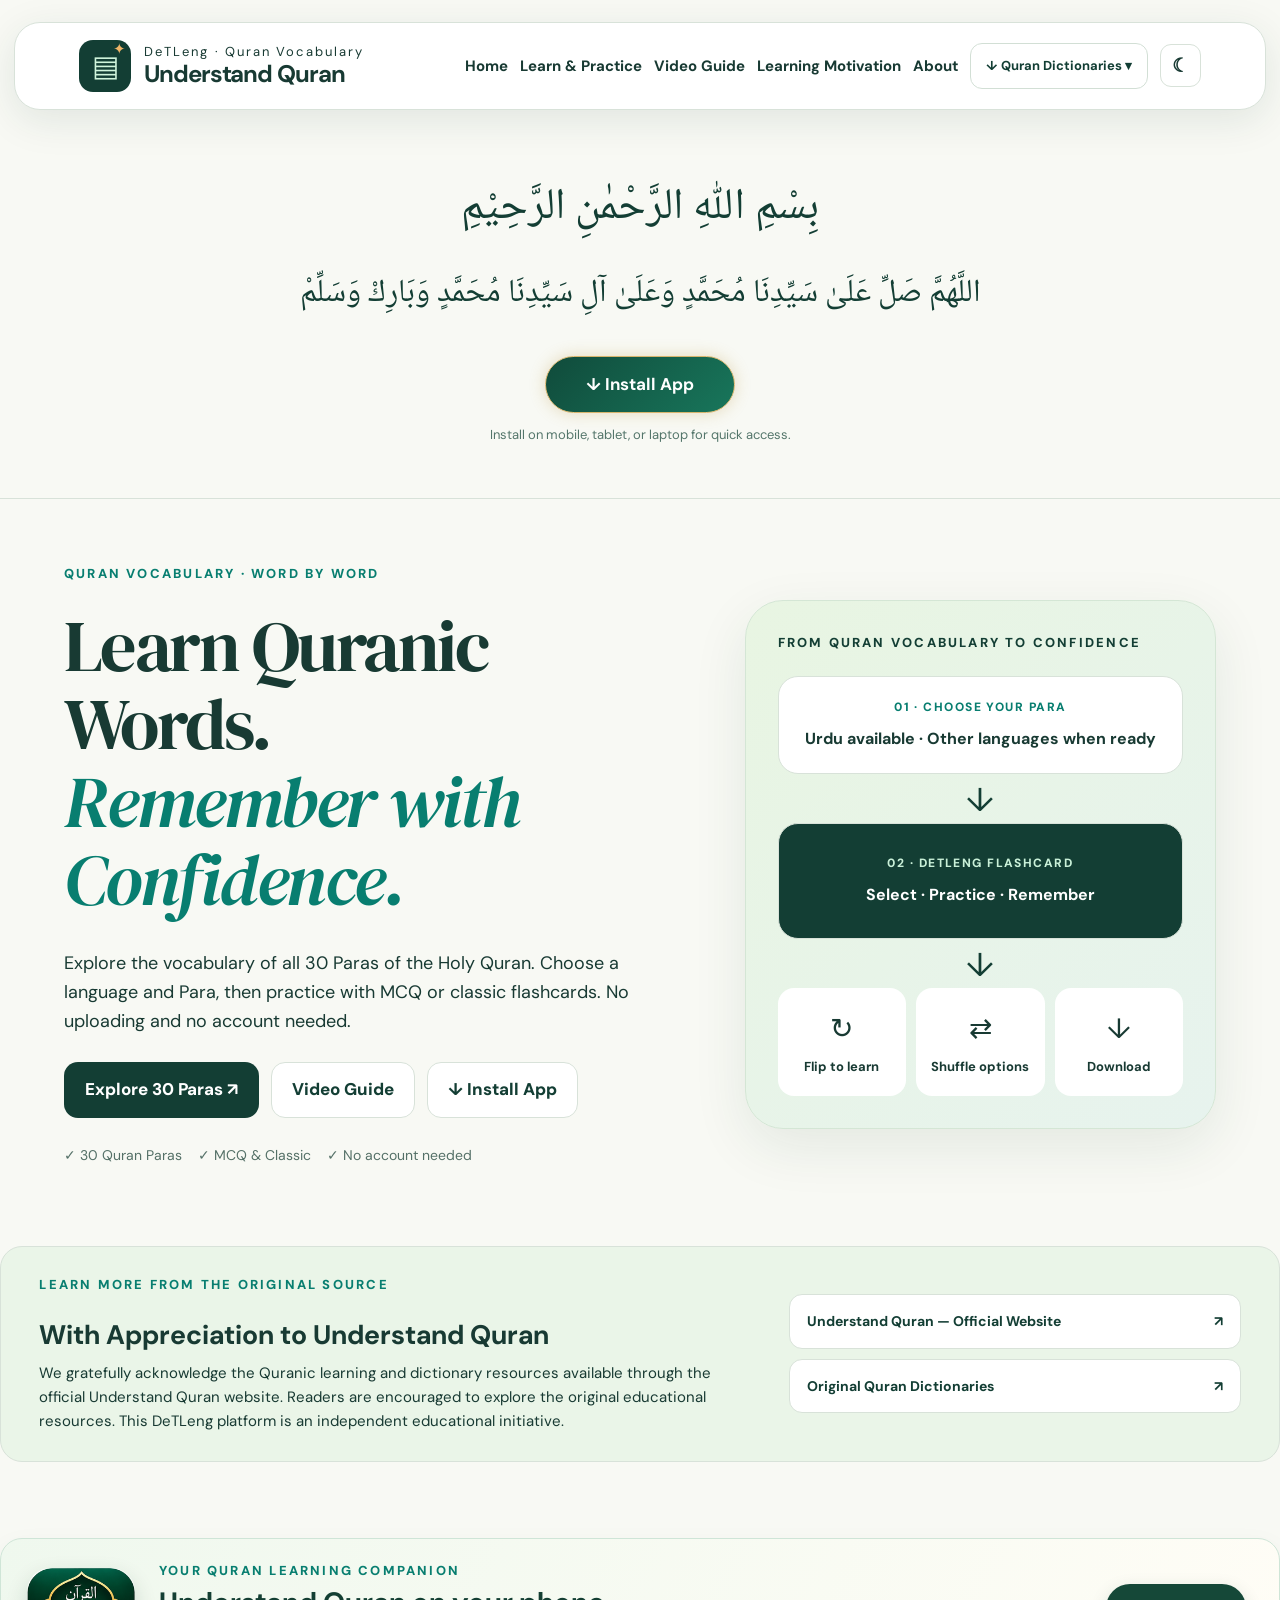
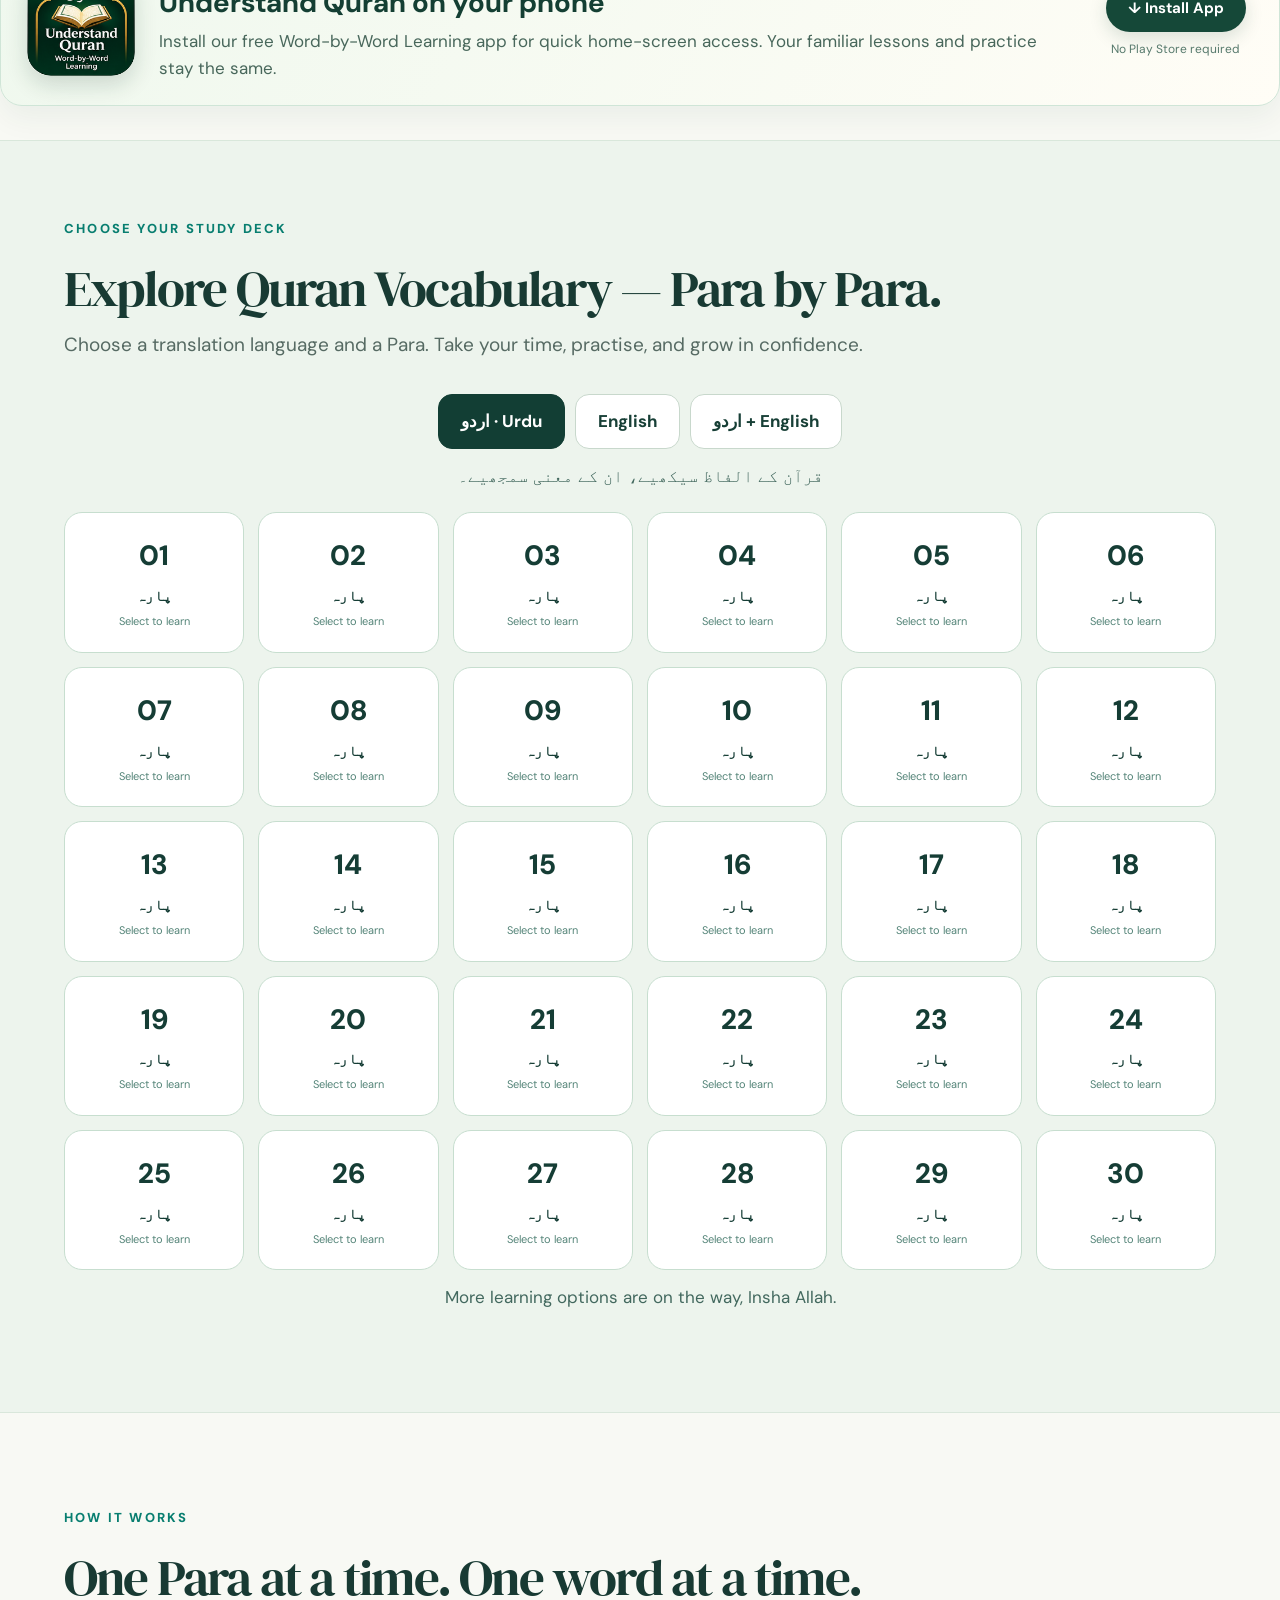
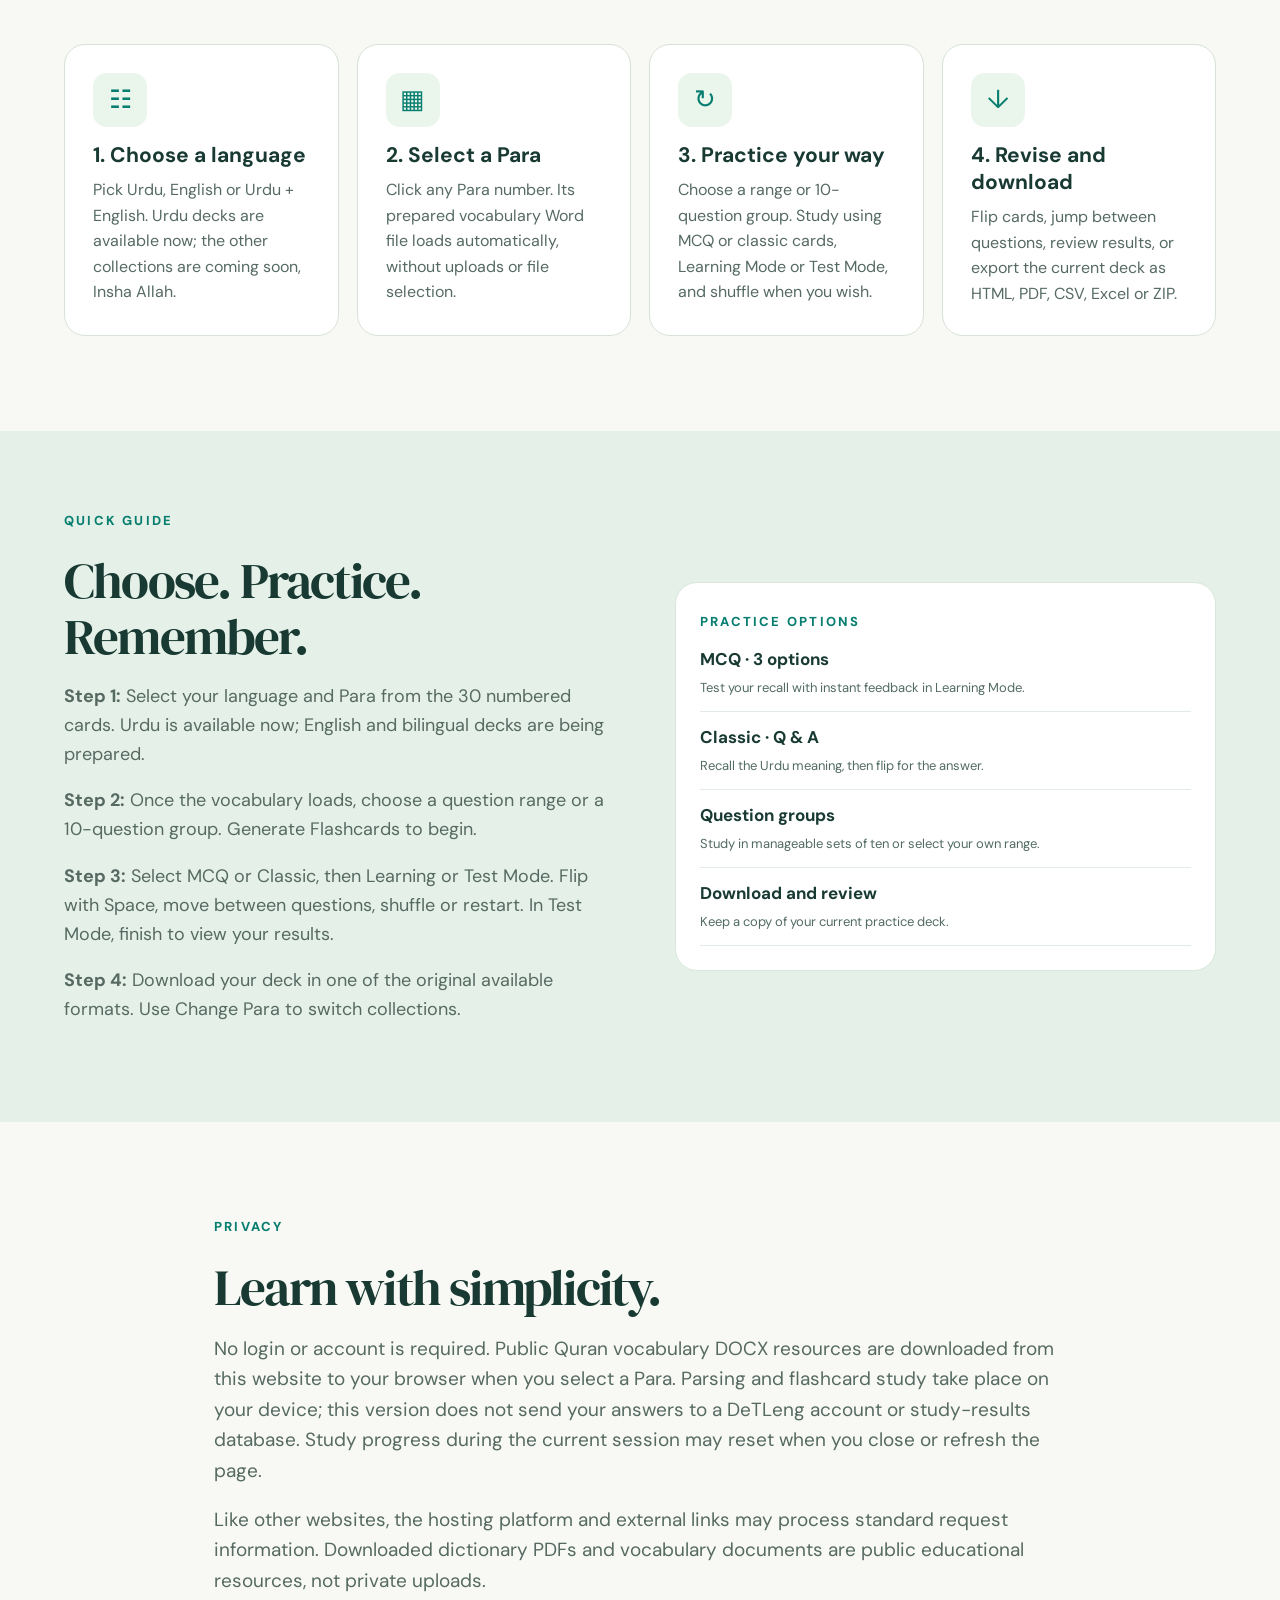
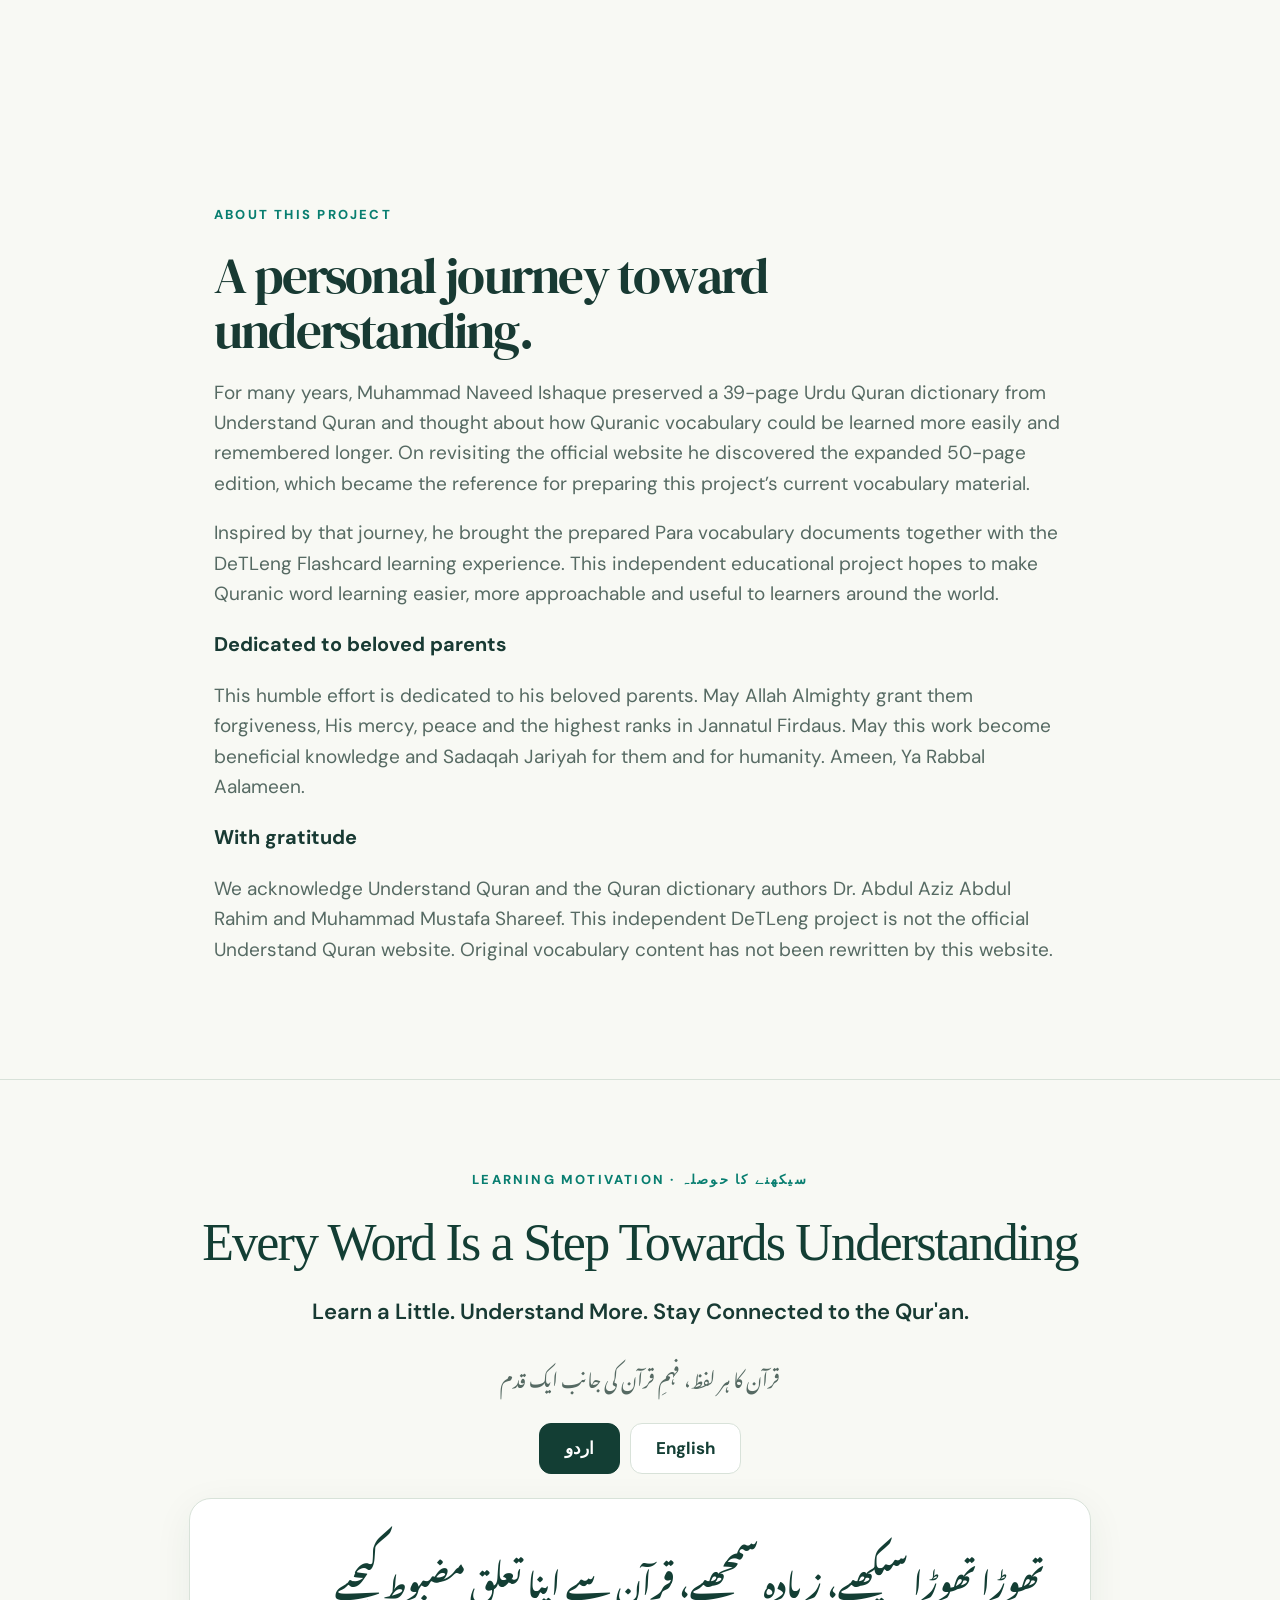
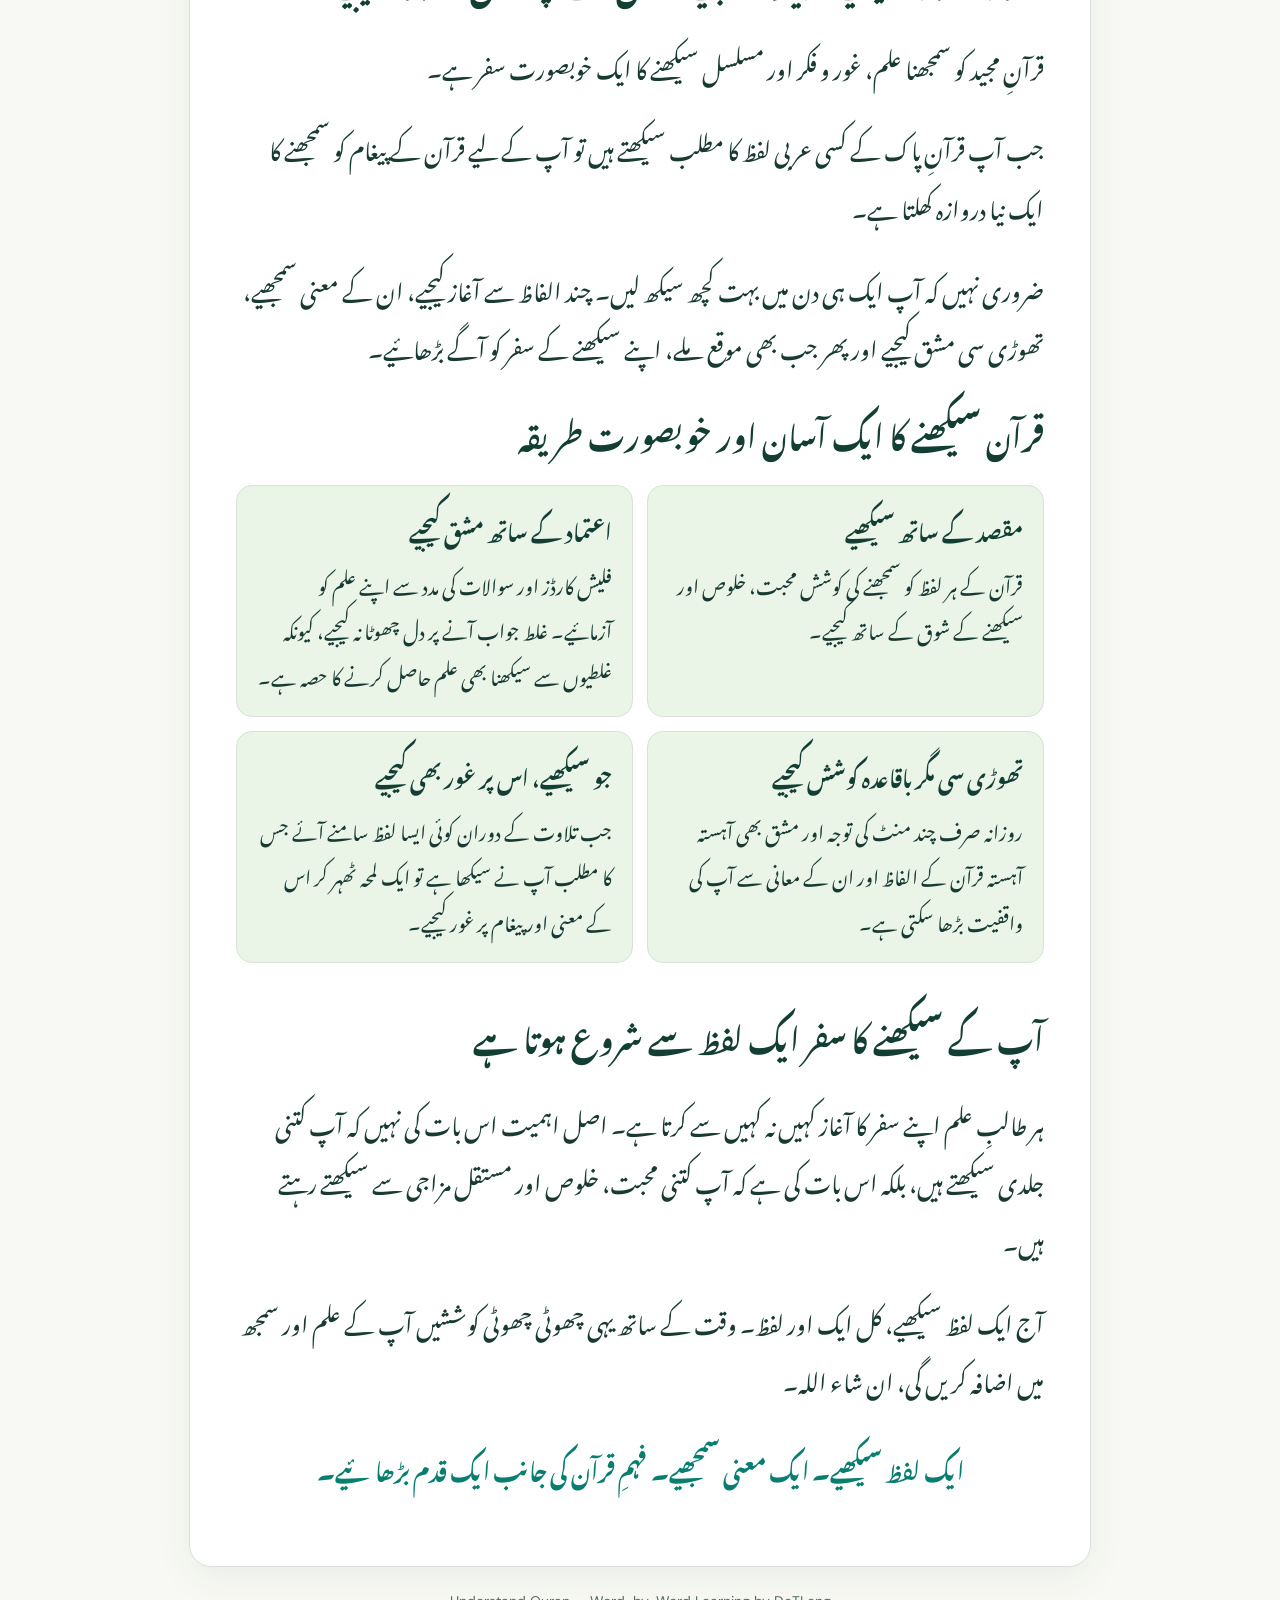
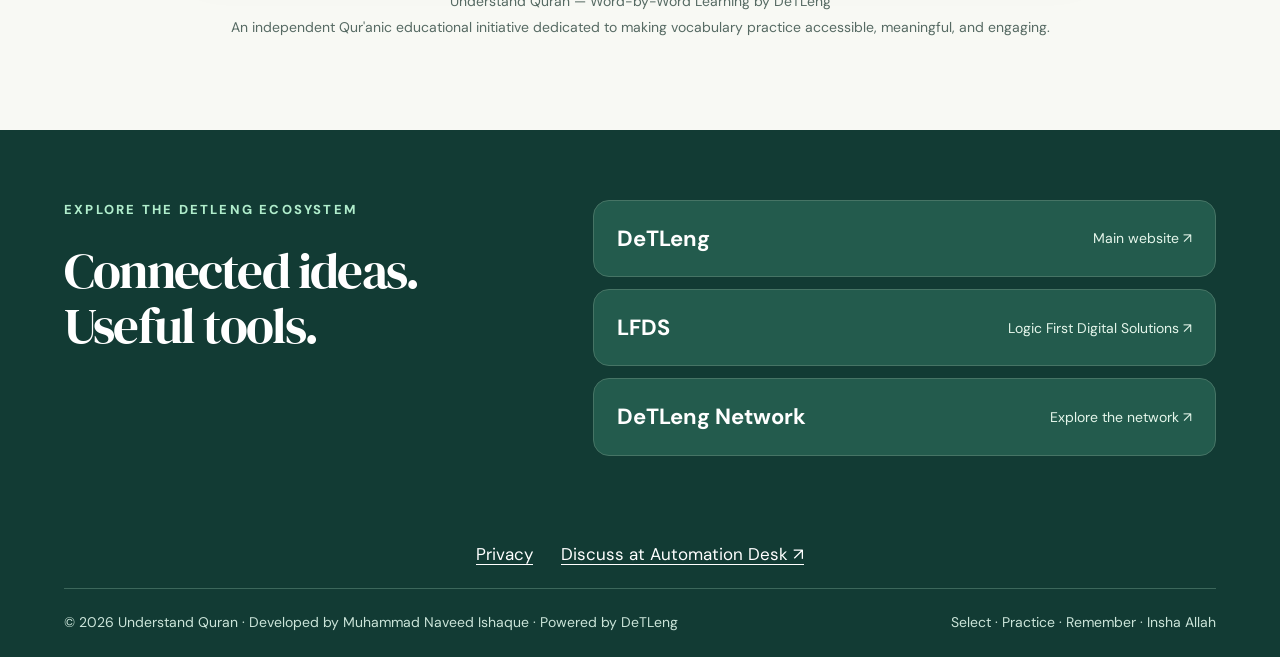
<file: index.html>
<!DOCTYPE html>

<html lang="en"><head><meta charset="utf-8"/><meta content="width=device-width,initial-scale=1" name="viewport"/><meta content="#123e34" name="theme-color"/><meta content="Learn Quran vocabulary para by para with Urdu flashcards, MCQ learning and test modes. Powered by DeTLeng." name="description"/><title>Understand Quran — Word by Word | DeTLeng</title><link href="assets/favicon.svg" rel="icon" type="image/svg+xml"/><link href="manifest.webmanifest" rel="manifest"/><link href="assets/icons/icon-192.png" rel="apple-touch-icon"/><link href="styles.css" rel="stylesheet"/><style>
.study-choice{display:grid;grid-template-columns:repeat(2,minmax(0,1fr));gap:12px;margin:12px 0 16px}.study-choice-btn{border:2px solid #d3e2d8;border-radius:14px;padding:15px 12px;background:var(--card,#fff);color:inherit;font-family:inherit;font-size:16px;font-weight:700;line-height:1.4;cursor:pointer}.study-choice-btn.active{background:#173f35;color:#fff;border-color:#173f35}.study-choice-btn:focus-visible{outline:3px solid #e58b2c;outline-offset:2px}.classic-card .question-text{font-size:clamp(25px,3vw,34px);text-align:center;line-height:1.45;margin:35px 0}.classic-prompt{text-align:center;font-size:17px;color:#567469;margin:16px auto 32px}.dark .study-choice-btn:not(.active){background:#213c35;color:#f2faf4;border-color:#547168}@media(max-width:560px){.study-choice{grid-template-columns:1fr}}
</style><link href="uq-experience.css" rel="stylesheet"/><link href="pwa-install.css" rel="stylesheet"/></head><body>
<header aria-label="Main navigation" class="site-header shell" id="topNavigation"><a aria-label="Understand Quran Home" class="brand" href="#home"><span class="brand-logo">▤<span>✦</span></span><span class="brand-txt"><small>DeTLeng · Quran Vocabulary</small><strong>Understand Quran</strong></span></a><button aria-expanded="false" aria-label="Toggle menu" class="mobile-menu" id="menuToggle">☰</button><nav class="nav" id="mainNav"><a href="#home">Home</a><a href="#paras">Learn &amp; Practice</a><a href="how-to-use.html">Video Guide</a><a href="#motivation">Learning Motivation</a><a href="#about">About</a><div class="dictionary-menu"><button aria-controls="dictionaryLinks" aria-expanded="false" class="dictionary-toggle" id="dictionaryToggle" type="button">↓ Quran Dictionaries ▾</button><div class="dictionary-links" hidden="" id="dictionaryLinks"><a download="" href="downloads/Quran-Dictionary-Urdu-50-Pages.pdf">Current Edition — Urdu (50 Pages)</a><a download="" href="downloads/Quran-Dictionary-Urdu-39-Pages.pdf">Preserved Earlier Edition — Urdu (39 Pages)</a></div></div><button class="nav-login" hidden="" id="loginBtn">Login</button></nav></header>
<main id="home"><section aria-label="Bismillah and Durood Sharif" class="opening-prayer shell"><p class="arabic-opening" dir="rtl" lang="ar">بِسْمِ اللّٰهِ الرَّحْمٰنِ الرَّحِيْمِ</p><p class="arabic-durood" dir="rtl" lang="ar">اللَّهُمَّ صَلِّ عَلَىٰ سَيِّدِنَا مُحَمَّدٍ وَعَلَىٰ آلِ سَيِّدِنَا مُحَمَّدٍ وَبَارِكْ وَسَلِّمْ</p>
<div class="uq-hero-install">
  <button type="button" id="pwaHeroInstallBtn" class="uq-hero-install-btn">
    ↓ Install App
  </button>
  <p class="uq-hero-install-note">
    Install on mobile, tablet, or laptop for quick access.
  </p>
</div>
</section><section class="hero shell"><div class="hero-copy"><p class="eyebrow">QURAN VOCABULARY · WORD BY WORD</p><h1>Learn Quranic Words.<br/><em>Remember with Confidence.</em></h1><p class="lead">Explore the vocabulary of all 30 Paras of the Holy Quran. Choose a language and Para, then practice with MCQ or classic flashcards. No uploading and no account needed.</p><div class="hero-actions"> <a class="btn primary" href="#paras">Explore 30 Paras ↗</a><a class="btn secondary" href="how-to-use.html">Video Guide</a><a class="btn secondary" href="#install-app">↓ Install App</a></div><div class="hero-chips"><span>✓ 30 Quran Paras</span><span>✓ MCQ &amp; Classic</span><span>✓ No account needed</span></div></div><div class="hero-graphic"><p class="mini-overline">FROM QURAN VOCABULARY TO CONFIDENCE</p><div class="hero-stage"><div class="hero-stage-card"><span>01 · CHOOSE YOUR PARA</span><strong>Urdu available · Other languages when ready</strong></div><div class="stage-arrow">↓</div><div class="hero-stage-card middle"><span>02 · DETLENG FLASHCARD</span><strong>Select · Practice · Remember</strong></div><div class="stage-arrow">↓</div><div class="hero-stage-bottom"><span>↻<b>Flip to learn</b></span><span>⇄<b>Shuffle options</b></span><span>↓<b>Download</b></span></div></div></div></section><section aria-label="Educational resource acknowledgements" class="academy-resource shell"><div class="resource-intro"><p class="eyebrow">LEARN MORE FROM THE ORIGINAL SOURCE</p><h2>With Appreciation to Understand Quran</h2><p>We gratefully acknowledge the Quranic learning and dictionary resources available through the official Understand Quran website. Readers are encouraged to explore the original educational resources. This DeTLeng platform is an independent educational initiative.</p></div><div class="resource-buttons"><a class="resource-button" href="https://understandquran.com/" rel="noopener noreferrer" target="_blank">Understand Quran — Official Website <span aria-hidden="true">↗</span></a><a class="resource-button" href="https://understandquran.com/quran-dictionaries/quran-dictionaries-english/" rel="noopener noreferrer" target="_blank">Original Quran Dictionaries <span aria-hidden="true">↗</span></a></div></section>
<section class="pwa-section shell" id="install-app" aria-label="Install Understand Quran app"><div class="pwa-panel"><img class="pwa-icon" src="assets/icons/icon-192.png" alt="Understand Quran app icon with golden arch and Quran" loading="lazy" width="108" height="108"/><div class="pwa-copy"><p class="eyebrow">YOUR QURAN LEARNING COMPANION</p><h2>Understand Quran on your phone</h2><p>Install our free Word-by-Word Learning app for quick home-screen access. Your familiar lessons and practice stay the same.</p></div><div class="pwa-actions"><button class="pwa-button" id="pwaInstallButton" type="button">↓ Install App</button><span class="pwa-small">No Play Store required</span></div></div></section>
<dialog class="pwa-dialog" id="pwaHelpDialog" aria-labelledby="pwaHelpTitle"><h2 id="pwaHelpTitle">Install Understand Quran</h2><p id="pwaHelpText">Use your browser's Add to Home screen or Install app option.</p><button class="pwa-close" id="pwaHelpClose" type="button">Got it</button></dialog>
<section class="para-section" id="paras"><div class="shell"><div class="section-head"><p class="eyebrow">CHOOSE YOUR STUDY DECK</p><h2>Explore Quran Vocabulary — Para by Para.</h2><p>Choose a translation language and a Para. Take your time, practise, and grow in confidence.</p></div><div aria-label="Vocabulary language" class="para-tabs" role="tablist"><button aria-selected="true" class="para-tab active" data-lang="urdu" role="tab" type="button">اردو · Urdu</button><button aria-selected="false" class="para-tab" data-lang="english" role="tab" type="button">English</button><button aria-selected="false" class="para-tab" data-lang="urdu-english" role="tab" type="button">اردو + English</button></div><p aria-live="polite" class="para-language-notice" id="paraLanguageNotice">Urdu vocabulary · Select a Para to load your flashcards.</p><div aria-label="30 Quran Para selections" class="para-grid" id="paraGrid"></div><p class="para-disclaimer">More learning options are on the way, Insha Allah.</p></div></section><section class="workspace-section" id="workspace"><div class="shell"><div class="section-head"><p class="eyebrow">YOUR STUDY WORKSPACE</p><h2>A focused way to study Quranic words.</h2><p>Select a question range or group, then open your dedicated full-width practice screen.</p></div><div class="workspace-stages"><section aria-label="Question group selection" class="study-stage-group" id="groupSelectionScreen"><div class="settings-card"><div class="stage-head"><p class="eyebrow">STEP 2 · CHOOSE YOUR QUESTIONS</p><h2>Choose your question group</h2><p>Choose All, a 10-question group, or your preferred question range. Your practice will open in a separate full-width view.</p></div><div class="step-heading"><span class="step-circle">1</span><div><h3>Selected Quran Para</h3><p>Your chosen Para is ready for learning.</p></div></div><div class="selected-para" id="selectedPara"><strong id="selectedParaLabel">No Para selected yet</strong><button class="mini-btn" id="changeParaBtn" type="button">Change Para</button></div><div aria-label="Choose or drop a DOCX Word file" class="dropzone" hidden="" id="dropzone" role="button" tabindex="0"><div class="upload-symbol">↑</div><strong>Drop your file here</strong><span>or click to browse your computer</span><small>.docx only · Up to 25 MB</small><input accept=".docx,application/vnd.openxmlformats-officedocument.wordprocessingml.document" hidden="" id="fileInput" type="file"/></div><div aria-live="polite" class="file-summary hidden" id="fileSummary"></div><div class="step-heading border-top"><span class="step-circle">2</span><div><h3>Select question range</h3><p>Choose the question numbers from your selected Para</p></div></div><div class="range-grid"><label>Start number<input disabled="" id="startNumber" min="0" placeholder="1" step="1" type="number"/></label><label>End number<input disabled="" id="endNumber" min="0" placeholder="10" step="1" type="number"/></label></div><div class="hint" id="rangeInfo">Select a Para above to choose a question range.</div><section aria-labelledby="rangeGroupsTitle" class="range-groups hidden" id="rangeGroups"><h4 id="rangeGroupsTitle">Question groups · 10 per group</h4><p>Choose a group, then Generate Flashcards. All selects the full range. Generate again to resume a saved group.</p><div aria-label="Select a question range group" class="range-group-grid" id="rangeGroupButtons" role="group"></div><p class="group-progress-legend">Blue = In progress · Green = All correct · Red = Needs practice / unfinished · Blank = Not attempted<br/>Progress stays while this page is open. Restart resets the current set.</p></section><div class="switch-row"><label class="switch-label"><input id="shuffleQuestions" type="checkbox"/><span>Shuffle question order</span></label></div><div class="button-stack"><button class="btn primary full" disabled="" id="generateBtn">Generate Flashcards <span>→</span></button><button class="btn outline full" disabled="" id="editBtn">View / Edit extracted questions</button><button class="btn subtle full" hidden="" id="demoBtn">Try sample questions instead</button></div><div aria-live="polite" class="status" id="status" role="status"></div></div></section><section aria-label="Full width practice" class="study-stage-practice" hidden="" id="practiceScreen"><div class="practice-stage-nav"><button class="btn secondary" id="backToGroups" type="button">← Back to Question Groups</button><div class="practice-stage-meta"><span id="practiceParaSummary">Quran vocabulary practice</span><button class="mini-btn restart-safe" id="restartBtn" type="button">↺ Restart this set</button></div></div><div class="preview-panel" id="previewPanel"><div class="preview-head"><div><p class="mini-overline">LIVE PREVIEW</p><h3>Practice, flip, remember.</h3></div><span class="counter" id="deckCounter">DEMO</span></div><div id="studyArea"><div class="practice-modes" id="practiceModes"><div aria-label="Choose Learning Mode or Test Mode" class="practice-mode-choice" role="group"><button aria-pressed="true" class="practice-mode-btn active" id="learningModeBtn" type="button"><strong>Learning Mode</strong><small>Instant feedback · First answer locks</small></button><button aria-pressed="false" class="practice-mode-btn" id="testModeBtn" type="button"><strong>Test Mode</strong><small>Check your recall, then see your result</small></button></div><p class="practice-mode-note">Changing mode starts a fresh attempt.</p></div><div class="session-summary"><p aria-live="polite" id="sessionProgress"></p><strong class="last-result hidden" id="lastResult"></strong><div class="session-actions"><button class="mini-btn hidden" id="finishTestBtn" type="button">Finish Test</button><button class="mini-btn hidden" id="showResultBtn" type="button">View result</button></div></div><p aria-live="polite" class="study-notice" id="studyNotice" role="status"></p><div aria-label="Change question and answer reading size" class="reading-size-controls" role="group"><span class="reading-size-title">Reading Size</span><button aria-label="Decrease reading size" class="reading-control" id="readingMinus" type="button">−</button><input aria-label="Reading font size" id="readingSize" max="40" min="18" step="2" type="range" value="24"/><button aria-label="Increase reading size" class="reading-control" id="readingPlus" type="button">+</button><output for="readingSize" id="readingSizeValue">24px</output><button class="reading-reset" id="readingReset" type="button">Reset</button></div><div aria-label="Flip flashcard" class="flip-card" id="flipCard" role="button" tabindex="0"><div class="card-content" id="cardContent"></div></div><p class="flip-hint" id="studyFlipHint">↻ Tap the card or press Space to flip</p><div class="study-toolbar"><button class="btn secondary" disabled="" id="prevBtn">← Previous</button><button class="btn secondary" id="flipBtn">↻ Flip card</button><button class="btn primary" id="nextBtn">Next →</button></div><div class="study-extras"><button class="mini-btn" id="shuffleOptionsBtn">⇄ Shuffle options</button><button class="mini-btn" id="shuffleDeckBtn">⤨ Shuffle questions</button></div><nav aria-labelledby="quizNavigationTitle" class="quiz-navigation" id="quizNavigation"><h4 id="quizNavigationTitle">Quiz navigation</h4><p class="quiz-navigation-hint">Choose a question number to jump directly to it.</p><div class="quiz-question-grid" id="quizQuestions"></div><p class="quiz-navigation-legend" id="quizNavigationLegend"><span>Current question: outlined</span><span>Answer selected: shaded</span></p></nav></div><div class="export-panel" id="exportPanel"><p class="mini-overline">DOWNLOAD YOUR STUDY DECK</p><p>Generate a deck first to enable downloadable formats.</p><div class="export-grid"><button disabled="" id="htmlBtn">⤓ Interactive HTML</button><button disabled="" id="pdfBtn">⤓ Printable PDF</button><button disabled="" id="csvBtn">⤓ CSV</button><button disabled="" id="xlsxBtn">⤓ Excel XLSX</button><button disabled="" id="zipBtn">⤓ Offline ZIP</button></div></div></div></section></div></div></section>
<section class="info-section shell" id="how"><p class="eyebrow">HOW IT WORKS</p><h2>One Para at a time. One word at a time.</h2><div class="feature-grid"><article><div class="feature-icon">☷</div><h3>1. Choose a language</h3><p>Pick Urdu, English or Urdu + English. Urdu decks are available now; the other collections are coming soon, Insha Allah.</p></article><article><div class="feature-icon">▦</div><h3>2. Select a Para</h3><p>Click any Para number. Its prepared vocabulary Word file loads automatically, without uploads or file selection.</p></article><article><div class="feature-icon">↻</div><h3>3. Practice your way</h3><p>Choose a range or 10-question group. Study using MCQ or classic cards, Learning Mode or Test Mode, and shuffle when you wish.</p></article><article><div class="feature-icon">↓</div><h3>4. Revise and download</h3><p>Flip cards, jump between questions, review results, or export the current deck as HTML, PDF, CSV, Excel or ZIP.</p></article></div></section>
<section class="guide-wrap" id="guide"><div class="shell guide-grid"><div><p class="eyebrow">QUICK GUIDE</p><h2>Choose. Practice. Remember.</h2><p><strong>Step 1:</strong> Select your language and Para from the 30 numbered cards. Urdu is available now; English and bilingual decks are being prepared.</p><p><strong>Step 2:</strong> Once the vocabulary loads, choose a question range or a 10-question group. Generate Flashcards to begin.</p><p><strong>Step 3:</strong> Select MCQ or Classic, then Learning or Test Mode. Flip with Space, move between questions, shuffle or restart. In Test Mode, finish to view your results.</p><p><strong>Step 4:</strong> Download your deck in one of the original available formats. Use Change Para to switch collections.</p></div><div class="guide-side"><span class="eyebrow">PRACTICE OPTIONS</span><div class="guide-tip"><b>MCQ · 3 options</b><span>Test your recall with instant feedback in Learning Mode.</span></div><div class="guide-tip"><b>Classic · Q &amp; A</b><span>Recall the Urdu meaning, then flip for the answer.</span></div><div class="guide-tip"><b>Question groups</b><span>Study in manageable sets of ten or select your own range.</span></div><div class="guide-tip"><b>Download and review</b><span>Keep a copy of your current practice deck.</span></div></div></div></section>
<section class="info-section shell narrow" id="privacy"><p class="eyebrow">PRIVACY</p><h2>Learn with simplicity.</h2><p>No login or account is required. Public Quran vocabulary DOCX resources are downloaded from this website to your browser when you select a Para. Parsing and flashcard study take place on your device; this version does not send your answers to a DeTLeng account or study-results database. Study progress during the current session may reset when you close or refresh the page.</p><p>Like other websites, the hosting platform and external links may process standard request information. Downloaded dictionary PDFs and vocabulary documents are public educational resources, not private uploads.</p></section>
<section class="info-section shell narrow" id="about"><p class="eyebrow">ABOUT THIS PROJECT</p><h2>A personal journey toward understanding.</h2><p>For many years, Muhammad Naveed Ishaque preserved a 39-page Urdu Quran dictionary from Understand Quran and thought about how Quranic vocabulary could be learned more easily and remembered longer. On revisiting the official website he discovered the expanded 50-page edition, which became the reference for preparing this project’s current vocabulary material.</p><p>Inspired by that journey, he brought the prepared Para vocabulary documents together with the DeTLeng Flashcard learning experience. This independent educational project hopes to make Quranic word learning easier, more approachable and useful to learners around the world.</p><h3>Dedicated to beloved parents</h3><p>This humble effort is dedicated to his beloved parents. May Allah Almighty grant them forgiveness, His mercy, peace and the highest ranks in Jannatul Firdaus. May this work become beneficial knowledge and Sadaqah Jariyah for them and for humanity. Ameen, Ya Rabbal Aalameen.</p><h3>With gratitude</h3><p>We acknowledge Understand Quran and the Quran dictionary authors Dr. Abdul Aziz Abdul Rahim and Muhammad Mustafa Shareef. This independent DeTLeng project is not the official Understand Quran website. Original vocabulary content has not been rewritten by this website.</p></section><section aria-labelledby="motivationTitle" class="motivation-section" id="motivation">
<div class="shell motivation-wrap">
<div class="section-head motivation-head"><p class="eyebrow">LEARNING MOTIVATION · سیکھنے کا حوصلہ</p><h2 id="motivationTitle">Every Word Is a Step Towards Understanding</h2><p class="motivation-tagline">Learn a Little. Understand More. Stay Connected to the Qur'an.</p><p class="motivation-urdu-title" dir="rtl" lang="ur">قرآن کا ہر لفظ، فہمِ قرآن کی جانب ایک قدم</p></div>
<div aria-label="Motivation reading language" class="motivation-lang-select" role="group"><button aria-pressed="true" class="motivation-lang active" data-motivation-lang="urdu" type="button">اردو</button><button aria-pressed="false" class="motivation-lang" data-motivation-lang="english" type="button">English</button></div>
<article class="motivation-copy motivation-urdu" dir="rtl" id="motivationUrdu" lang="ur">
<h3>تھوڑا تھوڑا سیکھیے، زیادہ سمجھیے، قرآن سے اپنا تعلق مضبوط کیجیے</h3>
<p>قرآنِ مجید کو سمجھنا علم، غور و فکر اور مسلسل سیکھنے کا ایک خوبصورت سفر ہے۔</p>
<p>جب آپ قرآنِ پاک کے کسی عربی لفظ کا مطلب سیکھتے ہیں تو آپ کے لیے قرآن کے پیغام کو سمجھنے کا ایک نیا دروازہ کھلتا ہے۔</p>
<p>ضروری نہیں کہ آپ ایک ہی دن میں بہت کچھ سیکھ لیں۔ چند الفاظ سے آغاز کیجیے، ان کے معنی سمجھیے، تھوڑی سی مشق کیجیے اور پھر جب بھی موقع ملے، اپنے سیکھنے کے سفر کو آگے بڑھائیے۔</p>
<h3>قرآن سیکھنے کا ایک آسان اور خوبصورت طریقہ</h3>
<div class="motivation-points">
<div><h4>مقصد کے ساتھ سیکھیے</h4><p>قرآن کے ہر لفظ کو سمجھنے کی کوشش محبت، خلوص اور سیکھنے کے شوق کے ساتھ کیجیے۔</p></div>
<div><h4>اعتماد کے ساتھ مشق کیجیے</h4><p>فلیش کارڈز اور سوالات کی مدد سے اپنے علم کو آزمائیے۔ غلط جواب آنے پر دل چھوٹا نہ کیجیے، کیونکہ غلطیوں سے سیکھنا بھی علم حاصل کرنے کا حصہ ہے۔</p></div>
<div><h4>تھوڑی سی مگر باقاعدہ کوشش کیجیے</h4><p>روزانہ صرف چند منٹ کی توجہ اور مشق بھی آہستہ آہستہ قرآن کے الفاظ اور ان کے معانی سے آپ کی واقفیت بڑھا سکتی ہے۔</p></div>
<div><h4>جو سیکھیے، اس پر غور بھی کیجیے</h4><p>جب تلاوت کے دوران کوئی ایسا لفظ سامنے آئے جس کا مطلب آپ نے سیکھا ہے تو ایک لمحہ ٹھہر کر اس کے معنی اور پیغام پر غور کیجیے۔</p></div>
</div>
<h3>آپ کے سیکھنے کا سفر ایک لفظ سے شروع ہوتا ہے</h3>
<p>ہر طالبِ علم اپنے سفر کا آغاز کہیں نہ کہیں سے کرتا ہے۔ اصل اہمیت اس بات کی نہیں کہ آپ کتنی جلدی سیکھتے ہیں، بلکہ اس بات کی ہے کہ آپ کتنی محبت، خلوص اور مستقل مزاجی سے سیکھتے رہتے ہیں۔</p>
<p>آج ایک لفظ سیکھیے، کل ایک اور لفظ۔ وقت کے ساتھ یہی چھوٹی چھوٹی کوششیں آپ کے علم اور سمجھ میں اضافہ کریں گی، ان شاء اللہ۔</p>
<p class="motivation-finale">ایک لفظ سیکھیے۔ ایک معنی سمجھیے۔ فہمِ قرآن کی جانب ایک قدم بڑھائیے۔</p>
</article>
<article class="motivation-copy motivation-english" hidden="" id="motivationEnglish" lang="en">
<h3>Learn a Little. Understand More. Stay Connected to the Qur'an.</h3>
<p>Understanding the Holy Qur'an is a journey of learning, reflection, and consistency. Every Arabic word you recognise brings you closer to understanding the message you recite.</p>
<p>You do not need to learn everything in one day. Begin with a few words, practise their meanings, and return whenever you are ready.</p>
<h3>A Simple Path to Meaningful Learning</h3>
<div class="motivation-points">
<div><h4>Learn with Purpose</h4><p>Approach each Qur'anic word with curiosity, sincerity, and a desire to understand.</p></div>
<div><h4>Practise with Confidence</h4><p>Use interactive flashcards and multiple-choice questions to strengthen your memory and recognise meanings more easily.</p></div>
<div><h4>Grow through Consistency</h4><p>A few minutes of focused learning each day can gradually build a strong foundation in Qur'anic vocabulary.</p></div>
<div><h4>Reflect on What You Learn</h4><p>Whenever you recognise a familiar word during recitation, take a moment to reflect on its meaning and context.</p></div>
</div>
<h3>Your Learning Journey Begins with One Word</h3>
<p>Every learner begins somewhere. What matters is not how quickly you finish, but how sincerely and consistently you continue.</p>
<p class="motivation-finale">One Word Learned. One Meaning Understood. One Step Forward.</p>
</article>
<p class="motivation-footnote">Understand Quran — Word-by-Word Learning by DeTLeng<br/>An independent Qur'anic educational initiative dedicated to making vocabulary practice accessible, meaningful, and engaging.</p>
</div>
</section></main>
<footer class="site-footer"><div class="shell"><div class="footer-top"><div><p class="eyebrow">EXPLORE THE DETLENG ECOSYSTEM</p><h2>Connected ideas.<br/>Useful tools.</h2></div><div class="footer-links"><a href="https://www.detleng.com/" rel="noopener noreferrer" target="_blank"><b>DeTLeng</b><span>Main website ↗</span></a><a href="https://lfds.detleng.com/" rel="noopener noreferrer" target="_blank"><b>LFDS</b><span>Logic First Digital Solutions ↗</span></a><a href="https://network.detleng.com/" rel="noopener noreferrer" target="_blank"><b>DeTLeng Network</b><span>Explore the network ↗</span></a></div></div><div class="uq-footer-extra">
  <a href="#privacy">Privacy</a>
  <a href="https://automation.detleng.com/#desk"
     target="_blank" rel="noopener noreferrer">
     Discuss at Automation Desk ↗
  </a>
</div>
<div class="footer-bottom"><span>© <span id="year"></span> Understand Quran · Developed by Muhammad Naveed Ishaque · Powered by DeTLeng</span><span>Select · Practice · Remember · Insha Allah</span></div></div></footer>
<div aria-labelledby="authTitle" aria-modal="true" class="modal hidden" id="authModal" role="dialog"><div class="modal-backdrop" data-close="auth"></div><div class="modal-panel auth"><button aria-label="Close" class="close-modal" data-close="auth">×</button><div id="authFormView"><p class="eyebrow">WELCOME TO DETLENG FLASHCARD</p><h2 id="authTitle">A place for your next chapter.</h2><p class="muted">Account features are being prepared. No account is required today; these fields are never submitted.</p><div class="tab-row"><button class="active" id="signInTab">Login</button><button id="signUpTab">Create Account</button></div><form id="authForm"><label class="hidden" id="usernameField">Username<input autocomplete="off" placeholder="Your username"/></label><label>Email<input autocomplete="off" placeholder="Email address" type="email"/></label><label>Password<input autocomplete="off" id="passwordInput" placeholder="Password" type="password"/></label><label class="hidden" id="confirmField">Confirm password<input autocomplete="off" placeholder="Confirm password" type="password"/></label><button class="mini-btn" id="showPasswordBtn" type="button">Show password</button><button class="btn primary full" id="authSubmit" type="submit">Sign In</button></form></div><div class="hidden" id="freeView"><div class="auth-spark">✦</div><p class="eyebrow">LAUNCH PERIOD</p><h2>You're early — enjoy Flashcard free.</h2><p>There's no account required right now. Generate, study, and download flashcards freely while we prepare secure sign-in and cloud features.</p><button class="btn primary full" id="continueFree">Continue Free</button><small>No sign-up needed during the current launch period.</small></div></div></div>
<div aria-labelledby="editorTitle" aria-modal="true" class="modal hidden" id="editorModal" role="dialog"><div class="modal-backdrop" data-close="editor"></div><div class="modal-panel editor"><div class="editor-top"><div><p class="eyebrow">IMPORT REVIEW</p><h2 id="editorTitle">Review extracted questions</h2><p>Edit any row before generating. Question numbers should be unique.</p></div><button aria-label="Close" class="close-modal" data-close="editor">×</button></div><div class="editor-table-head"><span>No.</span><span>Question</span><span>Correct answer</span><span></span></div><div class="editor-rows" id="editorRows"></div><div class="editor-bottom"><button class="btn secondary" id="addRowBtn">+ Add row</button><button class="btn primary" id="saveRowsBtn">Save changes</button></div></div></div>
<dialog aria-describedby="resultMessage" aria-labelledby="resultTitle" class="test-result-dialog" id="testResultDialog"><button aria-label="Close result" class="result-close" id="closeResultBtn" type="button">×</button><div aria-hidden="true" class="result-emblem" id="resultEmblem">✦</div><p class="mini-overline">YOUR PRACTICE, YOUR PROGRESS</p><h2 id="resultTitle"></h2><div class="result-score" id="resultScore"></div><p class="result-percent" id="resultPercent"></p><p class="result-detail" id="resultDetail"></p><p class="result-message" id="resultMessage"></p><div class="result-actions"><button class="btn secondary" id="reviewAnswersBtn" type="button">Review Answers</button><button class="btn primary" id="tryAgainBtn" type="button">Try Again →</button></div><p class="result-footer">One more practice. One step closer.</p></dialog><script src="vendor/jszip.min.js"></script><script defer="" src="app.js"></script><dialog aria-labelledby="comingSoonTitle" class="coming-soon-dialog" id="comingSoonDialog"><div class="coming-content"><button aria-label="Close" class="coming-close" id="closeComingSoon" type="button">×</button><div class="coming-icon">☪</div><h2 id="comingSoonTitle">Coming Soon, Insha Allah!</h2><p id="comingSoonDetail">We are preparing this Quran vocabulary collection with care, so learning can be easier and more meaningful.</p><p>Please remember this project in your duas.</p><button class="btn primary" id="okayComingSoon" type="button">Jazakum Allahu Khairan</button></div></dialog><script defer="" src="quran-paras.js"></script><script src="uq-experience.js"></script><script src="uq-reading.js"></script><script defer src="pwa-install.js"></script></body></html>
</file>
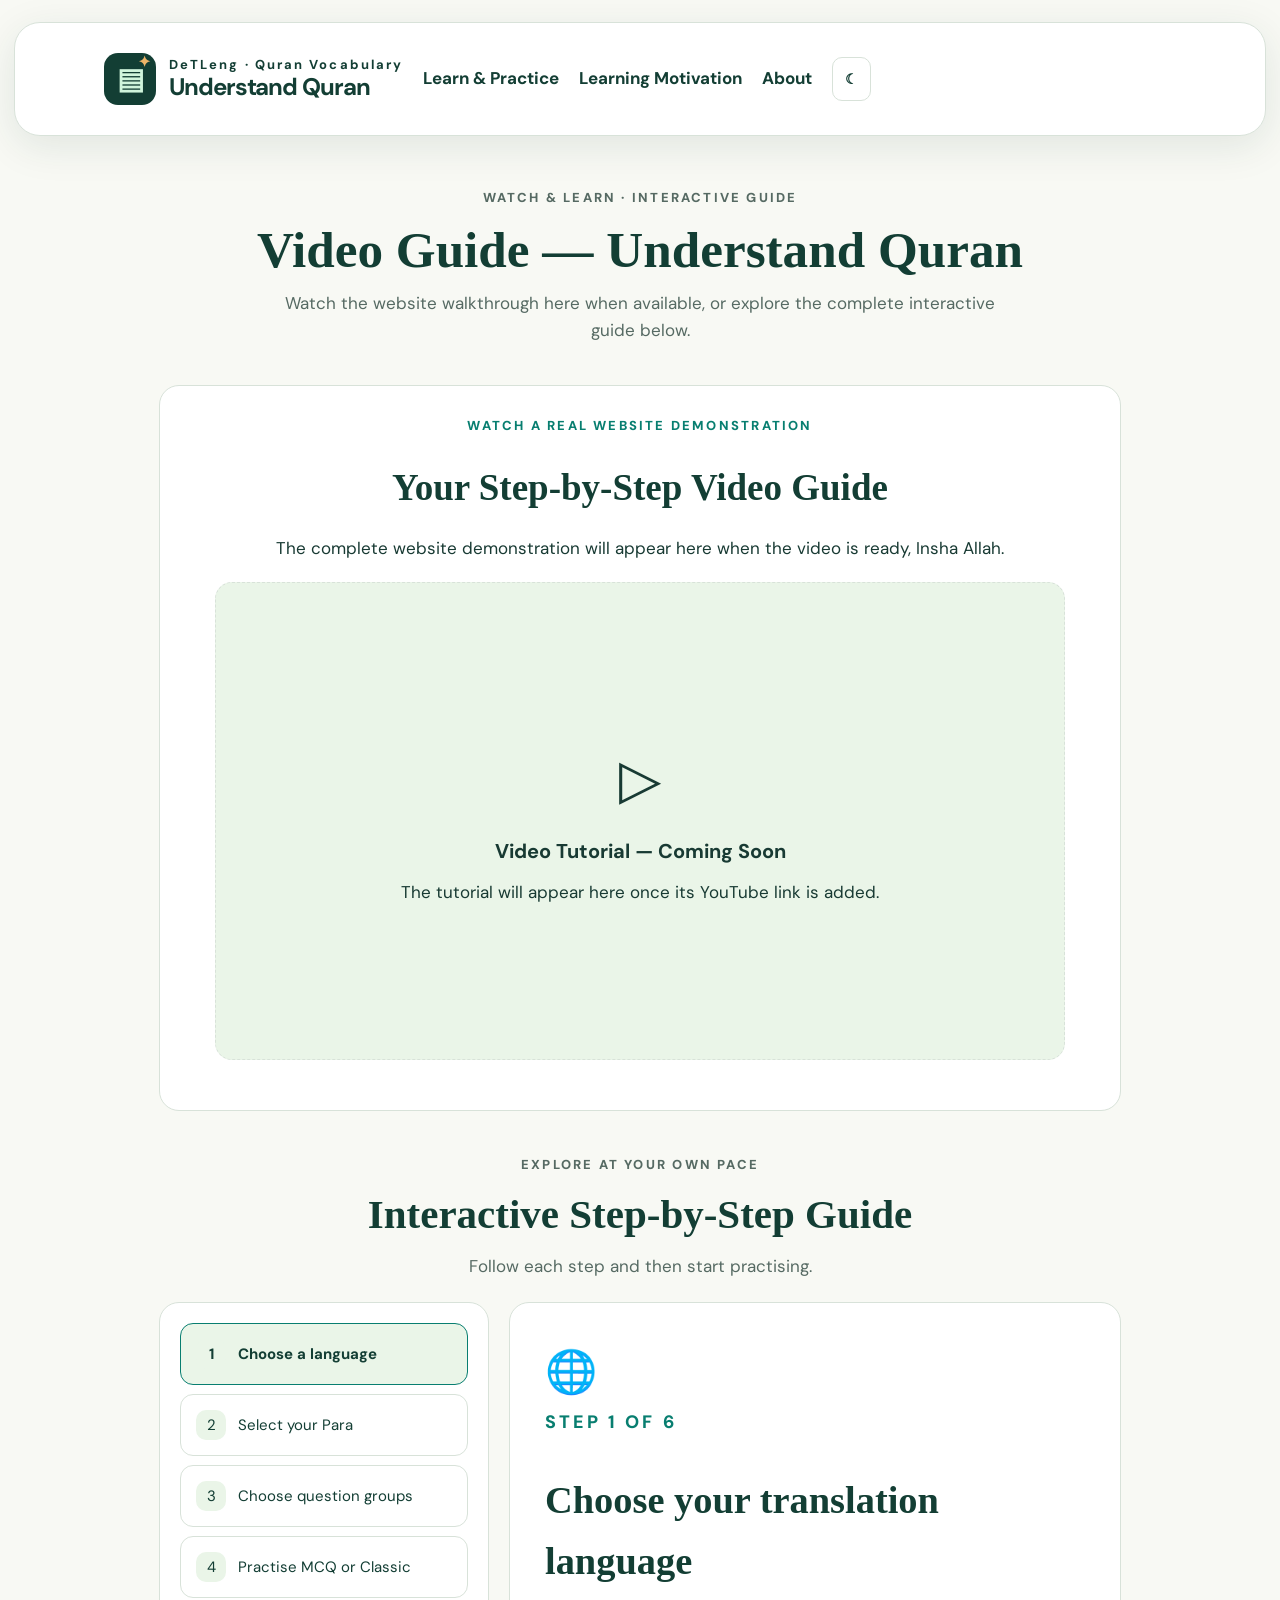
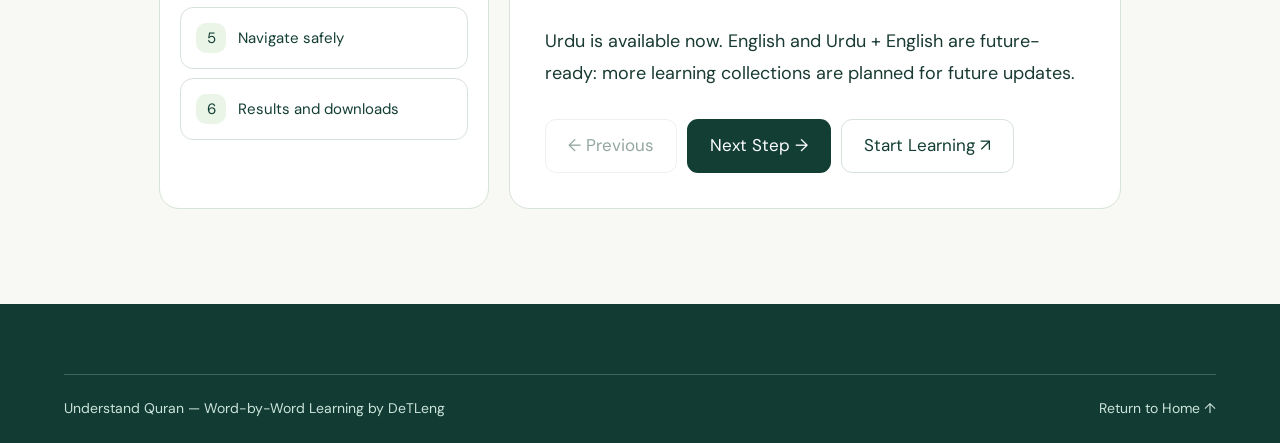
<file: how-to-use.html>
<!DOCTYPE html>
<html lang="en"><head><link href="manifest.webmanifest" rel="manifest"/><link href="assets/icons/icon-192.png" rel="apple-touch-icon"/><meta charset="utf-8"/><meta content="width=device-width,initial-scale=1" name="viewport"/><meta content="#123e34" name="theme-color"/><meta content="Step-by-step guide to using Understand Quran — Word-by-Word Learning by DeTLeng." name="description"/><title>Video Guide | Understand Quran — DeTLeng</title><link href="styles.css" rel="stylesheet"/><link href="uq-experience.css" rel="stylesheet"/><style>
.guide-page{max-width:1090px;margin:45px auto 95px}.guide-hero{text-align:center;padding:45px 15px}.guide-hero h1{font-family:Georgia,serif;font-size:clamp(36px,5vw,60px);line-height:1.12;margin:12px 0;color:var(--ink)}.guide-hero p{max-width:750px;margin:10px auto;color:var(--muted)}.tutorial-layout{display:grid;grid-template-columns:minmax(0,330px) minmax(0,1fr);gap:20px}.tutorial-steps,.tutorial-detail,.video-panel{border:1px solid var(--border);background:var(--panel);border-radius:20px;padding:20px}.tutorial-step{width:100%;text-align:left;display:flex;gap:12px;align-items:center;background:transparent;color:var(--ink);border:1px solid var(--border);border-radius:13px;margin:0 0 9px;padding:15px;cursor:pointer;font:inherit;font-size:15px}.tutorial-step[aria-selected=true]{background:var(--light);border-color:var(--teal);font-weight:700}.tutorial-step span{display:grid;place-items:center;border-radius:10px;width:30px;height:30px;background:var(--light);flex-shrink:0}.tutorial-detail{padding:35px;min-height:360px}.tutorial-detail h2{font-family:Georgia,serif;color:var(--ink);font-size:clamp(26px,3vw,40px)}.tutorial-detail p{font-size:18px;line-height:1.8}.tutorial-icon{font-size:42px}.guide-buttons{display:flex;flex-wrap:wrap;gap:10px;margin-top:30px}.guide-buttons button,.guide-buttons a{border-radius:11px;padding:12px 22px;font:inherit;text-decoration:none;cursor:pointer}.video-panel{margin-top:32px;padding:30px;text-align:center}.video-placeholder{background:var(--light);border:1px dashed var(--border);border-radius:17px;max-width:850px;aspect-ratio:16/9;margin:20px auto;display:flex;flex-direction:column;align-items:center;justify-content:center;gap:10px;padding:20px}.video-placeholder strong{font-size:20px}.video-frame{border:0;width:100%;aspect-ratio:16/9;border-radius:15px;display:block}.video-link{display:inline-block;margin-top:15px}.guide-nav{display:flex;align-items:center;gap:20px;flex-wrap:wrap;padding:15px 25px}.guide-nav a{text-decoration:none;color:var(--ink);font-weight:700}.guide-nav a:hover{text-decoration:underline}@media(max-width:720px){.tutorial-layout{grid-template-columns:1fr}.tutorial-detail{min-height:270px;padding:20px}.guide-page{margin:10px auto 60px}.guide-nav{padding:12px}}

/* Video is the first destination; written tutorial remains below. */
.guide-page{margin-top:18px}.guide-hero{padding:24px 12px 14px}.guide-hero h1{font-size:clamp(32px,4vw,52px)}
#videoTutorial{margin:16px 0 44px;padding:clamp(18px,3vw,30px);scroll-margin-top:145px}
#videoTutorial h2{font-family:Georgia,serif;color:var(--ink);font-size:clamp(25px,3vw,37px);margin:6px 0}
.video-placeholder{min-height:clamp(230px,33vw,430px);display:flex;flex-direction:column;align-items:center;justify-content:center;gap:12px;text-align:center}
.video-frame{aspect-ratio:16/9;width:100%;height:auto;min-height:260px;border:0;border-radius:16px}
.written-guide-heading{text-align:center;margin:20px auto 22px}.written-guide-heading h2{font-family:Georgia,serif;color:var(--ink);font-size:clamp(26px,3.5vw,41px);margin:6px auto}.written-guide-heading p{margin:0;color:var(--muted)}
@media(max-width:650px){.guide-page{margin-top:8px}.video-placeholder{min-height:230px}.video-frame{min-height:185px}}
</style></head><body><header class="site-header shell" id="topNavigation"><div class="guide-nav"><a class="brand" href="index.html#home"><span class="brand-logo">▤<span>✦</span></span><span class="brand-txt"><small>DeTLeng · Quran Vocabulary</small><strong>Understand Quran</strong></span></a><a href="index.html#paras">Learn &amp; Practice</a><a href="index.html#motivation">Learning Motivation</a><a href="index.html#about">About</a><button aria-label="Toggle dark mode" class="mini-btn" id="guideThemeToggle" type="button">☾</button></div></header><main class="shell guide-page"><section class="guide-hero"><p class="eyebrow">WATCH &amp; LEARN · INTERACTIVE GUIDE</p><h1>Video Guide — Understand Quran</h1><p>Watch the website walkthrough here when available, or explore the complete interactive guide below.</p></section><section class="video-panel" id="videoTutorial"><p class="eyebrow">WATCH A REAL WEBSITE DEMONSTRATION</p><h2>Your Step-by-Step Video Guide</h2><p id="videoStatus">The complete website demonstration will appear here when the video is ready, Insha Allah.</p><div class="video-placeholder" id="videoContainer"><span aria-hidden="true" style="font-size:55px">▷</span><strong>Video Tutorial — Coming Soon</strong><span>The tutorial will appear here once its YouTube link is added.</span></div><p><a class="video-link" hidden="" href="#videoTutorial" id="watchOnYoutube" rel="noopener noreferrer" target="_blank">Watch on YouTube ↗</a></p></section><div class="written-guide-heading"><p class="eyebrow">EXPLORE AT YOUR OWN PACE</p><h2>Interactive Step-by-Step Guide</h2><p>Follow each step and then start practising.</p></div><section aria-label="Interactive learning guide" class="tutorial-layout"><div aria-label="Guide steps" class="tutorial-steps" role="tablist"><button aria-selected="true" class="tutorial-step" data-step="0" role="tab" type="button"><span>1</span>Choose a language</button><button aria-selected="false" class="tutorial-step" data-step="1" role="tab" type="button"><span>2</span>Select your Para</button><button aria-selected="false" class="tutorial-step" data-step="2" role="tab" type="button"><span>3</span>Choose question groups</button><button aria-selected="false" class="tutorial-step" data-step="3" role="tab" type="button"><span>4</span>Practise MCQ or Classic</button><button aria-selected="false" class="tutorial-step" data-step="4" role="tab" type="button"><span>5</span>Navigate safely</button><button aria-selected="false" class="tutorial-step" data-step="5" role="tab" type="button"><span>6</span>Results and downloads</button></div><div aria-live="polite" class="tutorial-detail" role="tabpanel"><div aria-hidden="true" class="tutorial-icon" id="tutorialIcon">🌐</div><p class="eyebrow" id="tutorialCount">STEP 1 OF 6</p><h2 id="tutorialHeading">Choose your translation language</h2><p id="tutorialText">Urdu is available now. English and Urdu + English are future-ready: their Paras become available as the corresponding DOCX files are uploaded.</p><div class="guide-buttons"><button class="btn secondary" disabled="" id="prevGuide" type="button">← Previous</button><button class="btn primary" id="nextGuide" type="button">Next Step →</button><a class="btn secondary" href="index.html#paras">Start Learning ↗</a></div></div></section></main><footer class="site-footer"><div class="shell"><div class="footer-bottom"><span>Understand Quran — Word-by-Word Learning by DeTLeng</span><a href="index.html">Return to Home ↑</a></div></div></footer><script src="config/tutorial.js"></script><script src="how-to-use.js"></script></body></html>
</file>
<file: styles.css>
@import url('https://fonts.googleapis.com/css2?family=DM+Sans:wght@400;500;600;700;800&family=DM+Serif+Display:ital@0;1&display=swap');
:root{--ink:#133e34;--teal:#087e70;--text:#183a33;--muted:#566a63;--cream:#f8f9f4;--panel:#fff;--light:#eaf5e8;--border:#d8e2d9;--shadow:0 18px 55px rgba(23,61,48,.09)}*{box-sizing:border-box}html{scroll-behavior:smooth}body{margin:0;background:var(--cream);color:var(--text);font:17px/1.6 'DM Sans',Arial,sans-serif}button,input{font:inherit}button{cursor:pointer}button:disabled{opacity:.45;cursor:not-allowed}a{color:inherit;text-decoration:none}button:focus-visible,a:focus-visible,input:focus-visible,.dropzone:focus-visible,.flip-card:focus-visible{outline:3px solid #df985d;outline-offset:3px}.shell{max-width:1460px;margin:auto;padding-left:clamp(22px,5vw,76px);padding-right:clamp(22px,5vw,76px)}.hidden{display:none!important}.site-header{margin:22px auto 0;background:#fff;border:1px solid var(--border);box-shadow:var(--shadow);border-radius:26px;min-height:88px;display:flex;align-items:center;justify-content:space-between;gap:22px;padding-top:15px;padding-bottom:15px;position:relative;z-index:10}.brand{display:flex;align-items:center;gap:13px;white-space:nowrap}.brand-logo{display:grid;place-items:center;position:relative;background:var(--ink);color:#d0f5dc;width:52px;height:52px;border-radius:14px;font-size:29px;line-height:1}.brand-logo span{position:absolute;right:5px;top:2px;font-size:15px;color:#efb568}.brand-txt{display:flex;flex-direction:column;line-height:1.15}.brand-txt small{letter-spacing:.16em;font-size:13px}.brand-txt strong{font-size:24px;letter-spacing:-.045em}.nav{display:flex;align-items:center;gap:clamp(12px,1.55vw,26px);font-size:15px;font-weight:700}.nav a:hover{color:var(--teal)}.nav-desk,.nav-login{border:1px solid var(--border);padding:13px 17px;border-radius:13px;background:#fff;color:var(--ink);font-weight:800}.nav-desk{white-space:nowrap}.nav-login{font-size:16px}.mobile-menu{display:none;border:1px solid var(--border);border-radius:12px;padding:7px 12px;background:white;font-size:22px}.hero{display:grid;grid-template-columns:1.12fr .88fr;gap:7%;align-items:center;min-height:650px;padding-top:65px;padding-bottom:80px}.eyebrow,.mini-overline{font-weight:800;letter-spacing:.17em;color:var(--teal);font-size:13px;margin:0 0 22px;text-transform:uppercase}.hero h1,.info-section h2,.guide-wrap h2,.section-head h2,.footer-top h2{font-family:'DM Serif Display',Georgia,serif;font-weight:400;letter-spacing:-.035em;line-height:1.08}.hero h1{font-size:clamp(52px,5.65vw,86px);margin:0 0 30px}.hero h1 em{color:var(--teal);font-weight:400}.lead{font-size:clamp(18px,1.4vw,22px);max-width:600px;margin:0 0 27px}.hero-actions{display:flex;gap:12px;flex-wrap:wrap}.btn{border-radius:14px;padding:13px 20px;min-height:51px;display:inline-flex;align-items:center;justify-content:center;gap:12px;font-weight:800;border:1px solid transparent;transition:transform .16s,background .16s;white-space:nowrap}.btn:not(:disabled):hover{transform:translateY(-2px)}.btn.primary{background:var(--ink);color:#fff}.btn.primary:hover{background:#225c4f}.btn.secondary,.btn.outline{background:#fff;border-color:var(--border);color:var(--ink)}.btn.subtle{background:transparent;color:var(--ink)}.btn.full{width:100%}.hero-chips{display:flex;gap:16px;flex-wrap:wrap;margin-top:26px;color:#547067;font-size:14px}.hero-graphic{background:linear-gradient(135deg,#e8f5e2,#e7f3ee);border:1px solid #d4e6d5;border-radius:38px;padding:32px;box-shadow:var(--shadow)}.hero-graphic .mini-overline{margin:0 0 22px;color:var(--ink)}.hero-stage{display:flex;flex-direction:column;align-items:center}.hero-stage-card{background:#fff;border:1px solid var(--border);padding:21px;border-radius:20px;width:100%;display:flex;flex-direction:column;gap:9px;text-align:center}.hero-stage-card span{font-size:12px;font-weight:800;letter-spacing:.12em;color:var(--teal)}.hero-stage-card strong{font-size:16px}.hero-stage-card.middle{background:var(--ink);color:white;padding:30px 22px}.hero-stage-card.middle span{color:#c9f0d8}.stage-arrow{font-size:33px;color:var(--ink);height:49px}.hero-stage-bottom{display:grid;grid-template-columns:repeat(3,1fr);gap:10px;width:100%}.hero-stage-bottom span{background:white;border-radius:16px;display:flex;flex-direction:column;align-items:center;gap:5px;padding:19px 8px;font-size:28px}.hero-stage-bottom b{font-size:13px}.workspace-section{background:#eef4ed;border-block:1px solid var(--border);padding:76px 0 88px}.section-head{margin-bottom:34px}.section-head h2,.info-section h2,.guide-wrap h2{font-size:clamp(39px,4vw,60px);margin:0 0 13px}.section-head p:last-child{font-size:19px;color:var(--muted);margin:0}.workspace-grid{display:grid;grid-template-columns:minmax(310px,.85fr) minmax(400px,1.15fr);gap:28px;align-items:start}.settings-card,.preview-panel{background:var(--panel);border:1px solid var(--border);border-radius:26px;padding:30px;box-shadow:var(--shadow)}.step-heading{display:flex;align-items:center;gap:15px;margin-bottom:20px}.step-heading h3,.preview-head h3{margin:0;font-size:23px;letter-spacing:-.035em}.step-heading p{margin:0;color:var(--muted);font-size:14px}.step-circle{display:grid;place-items:center;background:#e0f2e6;color:var(--ink);border-radius:12px;width:39px;height:39px;font-weight:800;flex:none}.dropzone{border:2px dashed #a8c4b6;border-radius:20px;background:#f6faf6;padding:34px 14px;display:flex;align-items:center;flex-direction:column;text-align:center;gap:5px;transition:.2s;cursor:pointer}.dropzone.dragover,.dropzone:hover{border-color:var(--teal);background:#e9f6e9}.upload-symbol{font-size:35px;color:var(--teal);font-weight:800}.dropzone strong{font-size:19px}.dropzone span{color:var(--muted)}.dropzone small{font-size:13px;margin-top:6px}.file-summary{margin:14px 0;padding:13px;border-radius:12px;background:#e6f5eb;overflow-wrap:anywhere}.border-top{border-top:1px solid var(--border);padding-top:25px;margin-top:26px}.range-grid{display:grid;grid-template-columns:1fr 1fr;gap:14px}.range-grid label,.auth form label{font-weight:750;display:flex;flex-direction:column;gap:7px;font-size:15px}.range-grid input,.auth input,.editor input,.editor textarea{padding:12px 13px;min-width:0;border:1px solid #c9d9ce;background:#fff;border-radius:12px;color:#173e34}.hint{font-size:14px;color:var(--muted);margin-top:12px}.switch-row{margin:20px 0}.switch-label{display:flex;align-items:center;gap:10px;font-weight:700;font-size:15px}.switch-label input{accent-color:var(--teal);height:19px;width:19px}.button-stack{display:grid;gap:10px}.status{font-size:14px;line-height:1.5;margin-top:12px;color:#875512}.status.error{color:#a3362c}.status.success{color:#176349}.preview-head{display:flex;justify-content:space-between;align-items:start;gap:15px;margin-bottom:22px}.preview-head .mini-overline{margin:0}.counter{padding:7px 11px;background:#e5f4e9;border-radius:999px;font-weight:800;font-size:13px;color:var(--ink);white-space:nowrap}.flip-card{border:1px solid #cce1d2;border-radius:24px;background:#f8fbf7;min-height:365px;display:flex;flex-direction:column;transition:transform .22s,background .22s;cursor:pointer;overflow:hidden}.flip-card.flipped{background:#e8f6eb;transform:perspective(1100px) rotateY(2deg)}.card-content{padding:28px;display:flex;flex-direction:column;flex:1;gap:17px}.card-label{font-size:13px;font-weight:800;letter-spacing:.15em;color:var(--teal);display:flex;justify-content:space-between;align-items:center}.question-text{font-size:clamp(21px,2.1vw,27px);font-weight:750;line-height:1.42;overflow-wrap:anywhere}.options-list{display:grid;gap:10px;margin-top:auto}.option{display:flex;gap:12px;align-items:center;border:1px solid #d9e6da;background:#fff;border-radius:13px;padding:13px;text-align:left;width:100%;line-height:1.45;color:#183e35;font-size:17px;overflow-wrap:anywhere}.option:hover{border-color:#78b3a1}.option.selected{background:#edf5ff;border-color:#6b99cb}.option.correct{background:#e6f6e8;border-color:#4da578}.option.incorrect{background:#fff0e9;border-color:#d59674}.option-letter{display:grid;place-items:center;flex:none;border-radius:9px;background:#edf4ee;width:35px;height:35px;font-weight:800}.answer-main{text-align:center;display:flex;flex-direction:column;align-items:center;justify-content:center;gap:12px;background:#fff;border-radius:16px;padding:24px 16px;margin-top:auto}.answer-icon{font-size:35px;color:#158453;line-height:1}.answer-value{font-weight:800;font-size:clamp(21px,2.3vw,30px);line-height:1.4;overflow-wrap:anywhere}.answer-feedback{font-size:15px;color:var(--muted);text-align:center}.flip-hint{text-align:center;font-size:14px;color:var(--muted);margin:13px 0 18px}.study-toolbar{display:flex;gap:9px}.study-toolbar .btn{padding:11px;flex:1;font-size:14px}.study-extras{display:flex;gap:8px;flex-wrap:wrap;margin-top:13px}.mini-btn{border:1px solid var(--border);background:#fff;color:var(--ink);border-radius:10px;padding:10px 12px;font-weight:750;font-size:14px}.mini-btn:hover{border-color:var(--teal)}.export-panel{margin-top:28px;border-top:1px solid var(--border);padding-top:20px}.export-panel .mini-overline{margin-bottom:7px}.export-panel p:not(.mini-overline){color:var(--muted);font-size:14px}.export-grid{display:grid;grid-template-columns:repeat(2,minmax(0,1fr));gap:9px;margin-top:15px}.export-grid button{min-height:47px;border:1px solid var(--border);border-radius:11px;background:#fff;color:var(--ink);font-weight:800;font-size:14px;padding:8px}.export-grid button:not(:disabled):hover{background:#e9f7e9}.info-section{padding-top:95px;padding-bottom:95px}.feature-grid{display:grid;grid-template-columns:repeat(4,1fr);gap:18px;margin-top:38px}.feature-grid article{background:#fff;border:1px solid var(--border);padding:28px;border-radius:21px}.feature-grid h3{font-size:21px;line-height:1.3;margin:15px 0 8px}.feature-grid p{color:var(--muted);margin:0;font-size:16px}.feature-icon{display:grid;place-items:center;font-size:26px;width:54px;height:54px;background:#eaf6eb;color:var(--teal);border-radius:14px}.guide-wrap{background:#e5f1e8;padding:80px 0}.guide-grid{display:grid;grid-template-columns:1fr 1fr;gap:70px;align-items:center}.guide-grid p:not(.eyebrow){color:var(--muted);font-size:18px}.example-table{background:#fff;border:1px solid var(--border);border-radius:20px;overflow:hidden;box-shadow:var(--shadow)}.example-table>div{display:grid;grid-template-columns:50px 1fr 105px;gap:10px;padding:18px;border-bottom:1px solid var(--border);font-size:15px}.example-table>div:first-child{background:var(--ink);color:#fff}.example-table>div:last-child{border:0}.narrow{max-width:980px}.narrow p:not(.eyebrow){font-size:19px;color:var(--muted)}.site-footer{background:#123b34;color:#fff;padding-top:70px}.site-footer .eyebrow{color:#b0edcc}.footer-top{display:grid;grid-template-columns:1fr 1.3fr;gap:50px;padding-bottom:65px}.footer-top h2{font-size:clamp(35px,4vw,57px);margin:0}.footer-links{display:grid;gap:12px}.footer-links a{background:#235b4d;border:1px solid #467465;border-radius:16px;display:flex;align-items:center;justify-content:space-between;gap:20px;padding:20px 23px;transition:.2s}.footer-links a:hover{background:#31705c;transform:translateX(4px)}.footer-links b{font-size:22px}.footer-links span{font-size:14px;color:#e5f6eb}.footer-bottom{border-top:1px solid #3c675b;padding-top:22px;padding-bottom:24px;display:flex;justify-content:space-between;color:#cbe4d9;font-size:14px}.modal{position:fixed;inset:0;z-index:99;display:flex;align-items:center;justify-content:center;padding:22px}.modal-backdrop{position:absolute;inset:0;background:rgba(13,44,37,.46);backdrop-filter:blur(6px)}.modal-panel{position:relative;z-index:1;background:#fff;border-radius:26px;box-shadow:0 20px 80px #0003;width:min(100%,525px);padding:35px;max-height:90vh;overflow:auto}.close-modal{position:absolute;right:17px;top:14px;border:1px solid var(--border);background:#fff;width:41px;height:41px;border-radius:12px;font-size:26px;line-height:1}.modal-panel h2{font:400 37px/1.1 'DM Serif Display',Georgia,serif;margin:18px 0 20px;color:var(--ink)}.modal-panel p{color:var(--muted)}.modal-panel .eyebrow{font-size:12px;color:var(--teal)}.tab-row{display:flex;gap:8px;margin:22px 0}.tab-row button{padding:11px 16px;border:1px solid var(--border);border-radius:11px;background:#fff;font-weight:800;color:var(--ink)}.tab-row button.active{background:var(--ink);color:white}.auth form{display:grid;gap:15px}.auth form .mini-btn{justify-self:start}.auth-spark{font-size:36px;color:var(--ink)}#freeView small{display:block;color:var(--muted);margin-top:12px}.modal-panel.editor{width:min(1100px,100%);padding:25px}.editor-top{display:flex;justify-content:space-between;gap:15px;padding-right:40px}.editor-top h2{font-size:30px;margin:10px 0}.editor-top p:last-child{font-size:14px}.editor-table-head,.editor-row{display:grid;grid-template-columns:72px minmax(250px,2fr) minmax(180px,1fr) 42px;gap:9px;align-items:start}.editor-table-head{font-weight:800;color:var(--ink);font-size:14px;padding:9px 5px}.editor-rows{overflow:auto;max-height:52vh}.editor-row{padding:9px 5px;border-top:1px solid var(--border)}.editor-row textarea{min-height:74px;resize:vertical;width:100%;font-size:14px}.editor-row input{width:100%;font-size:14px}.editor-row button{border:none;background:#fcece6;color:#963c2b;border-radius:9px;font-weight:800;min-height:41px}.editor-bottom{display:flex;justify-content:space-between;margin-top:20px;gap:12px}.dark{--ink:#c0eedc;--teal:#70d6bb;--text:#e4f5ef;--muted:#a6c0b6;--cream:#0e201d;--panel:#1c302a;--light:#1e392f;--border:#385349;--shadow:0 15px 48px #0004}.dark .site-header,.dark .nav-desk,.dark .nav-login,.dark .settings-card,.dark .preview-panel,.dark .feature-grid article,.dark .example-table,.dark .modal-panel,.dark .dropzone,.dark .flip-card,.dark .mini-btn,.dark .option,.dark .hero-stage-card:not(.middle),.dark .export-grid button,.dark .range-grid input,.dark .auth input,.dark .editor input,.dark .editor textarea{background:#1b302a;color:#e4f5ef}.dark .workspace-section,.dark .guide-wrap{background:#142b24}.dark .hero-graphic{background:#1b392e}.dark .step-circle,.dark .feature-icon,.dark .counter,.dark .option-letter{background:#284b3a;color:#d0f5df}.dark .hero-stage-card.middle,.dark .btn.primary,.dark .tab-row button.active{background:#28715a;color:white}.dark .btn.secondary,.dark .btn.outline,.dark .option.selected,.dark .answer-main{background:#254339;color:#e4f5ef}.dark .file-summary{background:#24513b}.dark .card-label{color:#83dfbb}.dark .flip-card.flipped{background:#1b4a36}.dark .modal-panel h2{color:#e4f5ef}.dark .nav a,.dark .footer-links b{color:inherit}.theme-button{border:1px solid var(--border);border-radius:11px;background:var(--panel);color:var(--text);padding:11px;font-size:19px;line-height:1}@media(max-width:1200px){.nav{gap:11px;font-size:14px}.nav-desk{padding:10px}.workspace-grid{grid-template-columns:.93fr 1.07fr}.site-header{padding-left:25px;padding-right:25px}}@media(max-width:980px){.mobile-menu{display:block}.site-header{margin-left:14px;margin-right:14px}.nav{display:none;position:absolute;top:90px;left:0;right:0;padding:21px;background:var(--panel);box-shadow:var(--shadow);border:1px solid var(--border);border-radius:19px;flex-direction:column;align-items:stretch}.nav.open{display:flex}.nav a,.nav button{text-align:center}.hero,.workspace-grid,.guide-grid,.footer-top{grid-template-columns:1fr}.hero{padding-top:70px;min-height:0}.hero-graphic{max-width:680px}.feature-grid{grid-template-columns:repeat(2,1fr)}.footer-top{gap:30px}}@media(max-width:600px){body{font-size:16px}.brand-txt strong{font-size:21px}.site-header{min-height:73px;padding:12px 18px}.hero{gap:35px;padding-bottom:55px}.hero h1{font-size:50px}.hero-graphic{padding:19px}.hero-stage-bottom b{font-size:11px}.workspace-section{padding:52px 0}.settings-card,.preview-panel{padding:18px;border-radius:20px}.card-content{padding:18px}.flip-card{min-height:350px}.question-text{font-size:21px}.option{font-size:16px;padding:10px}.study-toolbar{flex-wrap:wrap}.study-toolbar .btn{font-size:13px}.feature-grid{grid-template-columns:1fr}.info-section{padding-top:65px;padding-bottom:65px}.example-table>div{grid-template-columns:40px 1fr 65px;padding:12px;font-size:12px}.footer-links a{flex-direction:column;align-items:start;gap:0}.footer-bottom{flex-direction:column;gap:8px}.modal-panel{padding:23px}.editor-table-head{display:none}.editor-row{grid-template-columns:65px 1fr 36px}.editor-row textarea{grid-column:1/4}.editor-row .answer-edit{grid-column:1/3}.editor-row .remove-edit{grid-column:3}.editor-rows{max-height:48vh}}

/* Source-number navigation below the complete study controls. */
.quiz-navigation{margin-top:24px;padding-top:22px;border-top:1px solid var(--border)}
.quiz-navigation h4{margin:0 0 6px;font-size:20px;color:var(--ink)}
.quiz-navigation-hint{margin:0 0 15px;font-size:14px;color:var(--muted)}
.quiz-question-grid{display:grid;grid-template-columns:repeat(auto-fill,minmax(48px,1fr));gap:8px}
.quiz-question{min-width:0;min-height:46px;padding:8px 4px;border:1px solid var(--border);border-radius:9px;background:var(--panel);color:var(--text);font:inherit;font-size:15px;font-weight:700;overflow-wrap:anywhere}
.quiz-question:hover{border-color:var(--teal)}
.quiz-question.is-answered{background:var(--light);border-color:var(--teal)}
.quiz-question.is-current{outline:2px solid var(--ink);outline-offset:1px;font-weight:800}
.quiz-question:focus-visible{outline:3px solid #df985d;outline-offset:3px}
.quiz-navigation-legend{display:flex;flex-wrap:wrap;gap:6px 20px;margin:14px 0 0;font-size:12px;color:var(--muted)}

/* Range shortcuts use the existing study palette in both themes. */
.range-groups{margin:20px 0}
.range-groups h4{margin:0 0 5px;font-size:17px;color:var(--ink)}
.range-groups>p{margin:0 0 13px;font-size:13px;color:var(--muted)}
.range-group-grid{display:grid;grid-template-columns:repeat(auto-fill,minmax(90px,1fr));gap:9px}
.range-group-btn{display:flex;flex-direction:column;align-items:center;justify-content:center;gap:2px;min-width:0;min-height:86px;padding:9px 5px;border:1px solid var(--border);border-radius:11px;background:var(--panel);color:var(--text);font:inherit;line-height:1.4;overflow-wrap:anywhere}
.range-group-btn strong{font-size:18px}
.range-group-btn span{font-size:13px}
.range-group-btn small{font-size:11px;color:var(--muted)}
.range-group-btn:hover{border-color:var(--teal)}
.range-group-btn.active{background:var(--light);border-color:var(--teal);outline:2px solid var(--teal);outline-offset:1px}
.range-group-btn:focus-visible{outline:3px solid #df985d;outline-offset:3px}

/* Learning and self-test controls share the established light/dark palette. */
.practice-mode-choice{display:grid;grid-template-columns:repeat(2,minmax(0,1fr));gap:10px;margin-top:8px}
.practice-mode-btn{display:flex;flex-direction:column;gap:4px;padding:13px 12px;background:var(--panel);color:var(--text);border:1px solid var(--border);border-radius:13px;text-align:left;font:inherit}
.practice-mode-btn strong{font-size:16px}.practice-mode-btn small{font-size:12px;color:var(--muted);line-height:1.5}
.practice-mode-btn.active{background:var(--light);border-color:var(--teal);box-shadow:inset 0 0 0 1px var(--teal)}
.practice-mode-note{font-size:12px;color:var(--muted);margin:7px 0 12px}
.session-summary{display:flex;align-items:center;flex-wrap:wrap;gap:8px 16px;margin:12px 0;font-size:14px;color:var(--teal)}
.session-summary p{margin:0}.last-result{display:block;width:100%;font-size:17px;color:var(--ink)}
.session-actions{display:flex;flex-wrap:wrap;gap:8px}.session-actions:empty{display:none}
.study-notice{margin:0 0 12px;color:var(--teal);font-size:14px;font-weight:700}.study-notice:empty{display:none}
.option:disabled{opacity:1;cursor:default}.option.selected:not(.correct):not(.incorrect){border-width:2px}
.test-result-dialog{width:min(540px,calc(100% - 28px));max-height:calc(100dvh - 32px);overflow:auto;border:1px solid var(--border);border-radius:28px;padding:34px clamp(20px,5vw,42px) 25px;background:var(--panel);color:var(--text);text-align:center;box-shadow:0 25px 100px #0005;font-family:inherit}
.test-result-dialog::backdrop{background:rgba(8,32,26,.68);backdrop-filter:blur(5px)}
.result-close{position:absolute;top:13px;right:13px;width:36px;height:36px;border:1px solid var(--border);border-radius:50%;background:var(--panel);color:var(--text);font-size:24px;line-height:1}
.result-emblem{display:grid;place-items:center;width:66px;height:66px;margin:2px auto 20px;border-radius:50%;background:var(--light);color:var(--teal);font-size:36px}
.test-result-dialog .mini-overline{font-size:10px;letter-spacing:.15em;margin-bottom:10px}
.test-result-dialog h2{font-family:'DM Serif Display',Georgia,serif;font-weight:400;font-size:clamp(27px,5vw,38px);line-height:1.15;color:var(--ink);margin:0 0 17px}
.result-score{font-size:clamp(56px,12vw,82px);font-weight:800;line-height:1.1;letter-spacing:-.04em;color:var(--teal)}
.result-percent{font-weight:800;font-size:19px;margin:8px 0}.result-detail{font-size:13px;color:var(--muted);margin:8px 0 18px}
.result-message{font-size:16px;line-height:1.65;margin:0 0 24px;color:var(--text)}
.result-actions{display:grid;grid-template-columns:1fr 1fr;gap:10px}.result-actions .btn{white-space:normal;padding:12px;font-size:14px}
.result-footer{font-size:12px;color:var(--muted);margin:17px 0 0}
@media(max-width:480px){.practice-mode-choice{grid-template-columns:1fr}.result-actions{grid-template-columns:1fr}.test-result-dialog{padding-top:28px;border-radius:20px}}

/* Outcome colours appear immediately in Learning, and only after Test submission. */
.quiz-question.is-correct{background:#e6f6e8;border-color:#4da578;color:#183a33}
.quiz-question.is-incorrect{background:#fff0e9;border-color:#d59674;color:#843b2c}
.dark .quiz-question.is-correct{background:#244735;border-color:#7ac896;color:#d9f5e2}
.dark .quiz-question.is-incorrect{background:#4a2c28;border-color:#e99b88;color:#ffd7cd}

/* Selection is an outline; mastery and attempt status have separate colours. */
.range-group-btn.active{background:var(--panel);border-color:var(--teal);box-shadow:none}
.range-group-btn.group-mastered{background:#e6f6e8;border-color:#4da578;color:#183a33}
.range-group-btn.group-needs-practice{background:#fff0e9;border-color:#d59674;color:#843b2c}
.range-group-btn.group-in-progress{background:#e8f2ff;border-color:#598bc6;color:#174c87}
.dark .range-group-btn.group-mastered{background:#244735;border-color:#7ac896;color:#d9f5e2}
.dark .range-group-btn.group-needs-practice{background:#4a2c28;border-color:#e99b88;color:#ffd7cd}
.dark .range-group-btn.group-in-progress{background:#203d59;border-color:#87b9ed;color:#d9ecff}
.group-progress-legend{font-size:12px;line-height:1.6;color:var(--muted);margin-top:12px!important}

/* Quran project presentation extensions: existing flashcard engine CSS above is preserved. */
[hidden]{display:none!important}
.para-section{padding:78px 0;background:#edf4ed;border-block:1px solid #d9e7db;scroll-margin-top:22px}
.para-tabs{display:flex;gap:10px;justify-content:center;flex-wrap:wrap;margin:24px 0 12px}
.para-tab{padding:13px 22px;border:1px solid #c8d8cc;border-radius:14px;background:#fff;color:#173f36;font:inherit;font-weight:700;cursor:pointer}
.para-tab.active{background:#123e34;color:white;border-color:#123e34}
.para-language-notice,.para-disclaimer{text-align:center;color:#42685e;margin:14px 0 22px}
.para-grid{display:grid;grid-template-columns:repeat(6,minmax(0,1fr));gap:14px}
.para-card{border:1px solid #c7decf;background:#fff;border-radius:18px;padding:21px 8px;display:flex;align-items:center;justify-content:center;flex-direction:column;gap:5px;min-height:138px;color:#153d35;cursor:pointer;transition:transform .15s,box-shadow .15s; font:inherit}
.para-card:hover,.para-card:focus-visible{transform:translateY(-3px);box-shadow:0 8px 20px #143f3517;outline:2px solid #15816e;outline-offset:1px}
.para-card.selected{border-color:#0b8871;background:#e0f3e8;box-shadow:inset 0 0 0 1px #0b8871}
.para-number{font-size:28px;font-weight:800}.para-word{font-size:15px;font-weight:700}.para-state{font-size:11px;color:#548478;text-align:center}
.selected-para{padding:13px 16px;border-radius:12px;background:#e5f5eb;display:flex;justify-content:space-between;align-items:center;gap:12px;margin-top:14px;margin-bottom:12px;color:#144236;flex-wrap:wrap}
.dictionary-menu{position:relative}.dictionary-toggle{border:1px solid #d2dfd5;background:white;border-radius:12px;padding:12px 15px;font:inherit;font-size:13px;font-weight:700;color:#123e34;cursor:pointer}
.dictionary-links{position:absolute;z-index:30;right:0;top:calc(100% + 8px);width:300px;background:white;box-shadow:0 14px 35px #123e3426;border:1px solid #d8e6dc;border-radius:12px;padding:9px}
.dictionary-links a{display:block!important;padding:12px!important;color:#123e34!important;text-decoration:none;border-radius:8px}.dictionary-links a:hover{background:#eef6f0}
.guide-side{background:white;border:1px solid #d8e7dc;border-radius:22px;padding:24px}.guide-tip{display:flex;flex-direction:column;gap:5px;padding:12px 0;border-bottom:1px solid #e2ebe5}.guide-tip span{font-size:13px;color:#526b63}
.coming-soon-dialog{border:0;border-radius:24px;max-width:460px;width:calc(100% - 32px);padding:0;background:#fff;color:#123e34;box-shadow:0 25px 85px #123e3450}
.coming-soon-dialog::backdrop{background:#0f2e2988}.coming-content{text-align:center;padding:35px;position:relative}.coming-content p{line-height:1.7}.coming-icon{font-size:45px;color:#15907b}.coming-close{position:absolute;top:10px;right:15px;background:none;border:0;font-size:30px;cursor:pointer;color:#123e34}
body.dark .para-section{background:#122b28}body.dark .para-card,body.dark .para-tab:not(.active),body.dark .dictionary-toggle,body.dark .dictionary-links,body.dark .guide-side{background:#173f36;color:#eaf5ed}body.dark .para-state,body.dark .para-language-notice,body.dark .para-disclaimer{color:#add1c2}body.dark .selected-para{background:#235448;color:#fff}
@media(max-width:900px){.para-grid{grid-template-columns:repeat(4,minmax(0,1fr))}.dictionary-links{left:0;right:auto}}
@media(max-width:600px){.para-section{padding:45px 0}.para-grid{grid-template-columns:repeat(3,minmax(0,1fr));gap:8px}.para-card{min-height:105px;padding:13px 4px}.para-number{font-size:22px}.para-state{font-size:10px}.dictionary-links{width:min(300px,85vw)}}
</file>
<file: uq-experience.css>
/* Understand Quran full-width learning stages, typographic system and persistent navigation */
@import url('https://fonts.googleapis.com/css2?family=Noto+Naskh+Arabic:wght@400;500;600;700&family=Noto+Nastaliq+Urdu:wght@400;500;600;700&display=swap');
[hidden]{display:none!important}
html{scroll-padding-top:115px}
#topNavigation{position:sticky;top:9px;z-index:200;max-width:min(1380px,calc(100% - 28px));background:var(--panel);box-shadow:0 10px 40px rgba(18,62,52,.10);border:1px solid var(--border)}
#topNavigation .nav{gap:12px;align-items:center}
#topNavigation .nav a{white-space:nowrap}
#topNavigation .brand{flex-shrink:0}
#paras,#workspace,#dedication,#about,#privacy{scroll-margin-top:130px}
.opening-prayer{margin-top:42px;padding:12px 18px 32px;border-bottom:1px solid var(--border);text-align:center}
.arabic-opening,.arabic-durood,.quranic-prayer{font-family:'Noto Naskh Arabic',Amiri,serif;line-height:2.05;color:var(--ink);unicode-bidi:plaintext}
.arabic-opening{font-size:clamp(30px,3.4vw,46px);margin:0 auto 9px}
.arabic-durood{font-size:clamp(23px,2.5vw,34px);margin:0 auto;max-width:1050px}
.academy-resource{margin:0 auto 58px;padding:28px clamp(20px,3vw,42px);border-radius:22px;border:1px solid var(--border);background:var(--light);display:grid;grid-template-columns:1.6fr 1fr;gap:28px;align-items:center}
.academy-resource h2{font-size:clamp(21px,2.1vw,30px);line-height:1.3;margin:7px 0}
.academy-resource p:not(.eyebrow){font-size:15px;max-width:780px;margin:8px 0 0;color:var(--text)}
.resource-buttons{display:flex;flex-direction:column;gap:10px}
.resource-button{display:flex;justify-content:space-between;align-items:center;gap:10px;border:1px solid var(--border);background:var(--panel);padding:15px 17px;border-radius:13px;text-decoration:none;color:var(--ink);font-size:14px;font-weight:700}
.resource-button:hover{border-color:var(--teal);text-decoration:underline}
.workspace-stages{display:block;max-width:1140px;margin:0 auto}
.study-stage-group,.study-stage-practice{width:100%;max-width:100%}
.workspace-stages .settings-card,.workspace-stages #previewPanel{width:100%;max-width:none;min-width:0;margin:0 auto;padding:clamp(20px,3vw,42px);border-radius:23px}
.workspace-stages #previewPanel{max-width:1140px}
.workspace-stages #previewPanel .flip-card{max-width:100%}
.workspace-stages .range-group-grid{grid-template-columns:repeat(auto-fill,minmax(106px,1fr))}
.workspace-stages .settings-card .range-grid{max-width:720px}
.workspace-stages .selected-para{max-width:900px}
.stage-head{margin:0 0 28px;padding-bottom:20px;border-bottom:1px solid var(--border)}
.stage-head h2{font-size:clamp(30px,4vw,45px);line-height:1.15;margin:5px 0 9px;font-family:Georgia,serif;color:var(--ink)}
.stage-head p:last-child{font-size:16px;color:var(--muted);margin:0}
.practice-stage-nav{display:flex;align-items:center;justify-content:space-between;gap:20px;flex-wrap:wrap;margin:0 0 20px}
.practice-stage-meta{display:flex;gap:15px;align-items:center;flex-wrap:wrap}
#practiceParaSummary{font-weight:700;color:var(--ink)}
.restart-safe{border:1px solid #bca39b!important;background:transparent!important;color:#874a36!important;font-weight:700!important}
.restart-safe:hover{background:#fff3ef!important}
.workspace-stages .flip-card .question-text{font-family:'Noto Naskh Arabic',serif;font-size:clamp(23px,2.5vw,33px);line-height:1.95;unicode-bidi:plaintext;overflow-wrap:anywhere}
.workspace-stages .option{font-size:17px;line-height:1.75}
.workspace-stages .option span:last-child,.workspace-stages .answer-value{overflow-wrap:anywhere;white-space:normal;unicode-bidi:plaintext}
.workspace-stages .answer-value{font-family:'Noto Nastaliq Urdu','Noto Naskh Arabic',serif;font-size:clamp(20px,2.2vw,29px);line-height:2.25}
.urdu-heading,.urdu-dua,.urdu-translation{font-family:'Noto Nastaliq Urdu','Noto Naskh Arabic',serif;direction:rtl;text-align:right;line-height:2.6}
.urdu-heading{font-size:clamp(21px,2.4vw,30px);color:var(--ink)}
.urdu-dua{font-size:clamp(19px,1.9vw,25px);max-width:980px;margin:auto}
.urdu-dua p{margin:0 0 24px;line-height:2.65}
.urdu-translation{font-size:clamp(19px,2vw,25px)}
.dedication-section{padding:80px 0;background:var(--cream);border-top:1px solid var(--border)}
.dedication-container{max-width:1100px;margin:0 auto}
.dedication-heading{text-align:center;margin-bottom:35px}
.dedication-heading h2{max-width:950px;margin:8px auto;font-size:clamp(33px,4vw,52px)}
.dedication-heading .urdu-heading{text-align:center}
.dedication-text{max-width:940px;margin:0 auto}
.dedication-chapter{border-bottom:1px solid var(--border);padding:28px 0 42px;margin-bottom:8px}
.dedication-chapter h3{font-family:Georgia,serif;font-size:clamp(25px,2.7vw,36px);line-height:1.35;color:var(--ink);margin:8px 0 22px}
.dedication-chapter h3 .urdu-heading{font-family:'Noto Nastaliq Urdu',serif}
.dedication-chapter h4{margin-top:25px;color:var(--teal)}
.dedication-chapter>p:not(.urdu-heading):not(.quranic-prayer){font-size:17px;line-height:1.9}
.dedication-lead{font-size:20px!important;color:var(--ink)}
.quranic-prayer{text-align:center;font-size:clamp(27px,3.2vw,43px);margin:20px auto}
.parents-prayer{text-align:center}
.parents-prayer .urdu-heading,.parents-prayer .urdu-translation{text-align:center}
.parents-prayer h3,.closing-prayer{text-align:center}
.source-note{font-size:14px!important;color:var(--muted)}
body.dark .academy-resource{background:#193a31}
body.dark .resource-button{background:#1a3831;color:#e9f6ee}
body.dark .restart-safe{color:#ffd1be!important}
@media(max-width:1100px){#topNavigation .nav{gap:7px}#topNavigation .nav a{font-size:12px}.academy-resource{grid-template-columns:1fr}}
@media(max-width:850px){#topNavigation{top:4px;max-width:calc(100% - 12px)}.practice-stage-nav{align-items:stretch;flex-direction:column}.practice-stage-meta{justify-content:space-between}.opening-prayer{margin-top:30px}.dedication-section{padding:45px 0}}
@media(max-width:600px){.workspace-stages .settings-card,.workspace-stages #previewPanel{padding:15px;border-radius:14px}.workspace-stages .range-group-grid{grid-template-columns:repeat(3,minmax(0,1fr))}.workspace-stages .range-group-btn{min-height:80px}.workspace-stages .study-toolbar{gap:5px}.workspace-stages .study-toolbar button{padding:10px 5px;font-size:12px}.dedication-text{padding:0 4px}.urdu-dua{font-size:20px}.academy-resource{padding:18px}.practice-stage-meta{gap:10px}}

/* Round-two UI: learner-focused typography and balanced MCQ layout. */
#motivation{scroll-margin-top:145px}
.motivation-section{padding:clamp(46px,7vw,92px) 0;background:var(--cream);border-top:1px solid var(--border)}
.motivation-wrap{max-width:1030px}.motivation-head{text-align:center;max-width:910px;margin:0 auto 24px}
.motivation-head h2{font-family:Georgia,serif;font-size:clamp(33px,4.2vw,52px);line-height:1.15;margin:8px auto;color:var(--ink)}
.motivation-tagline{font-size:clamp(17px,2vw,22px);font-weight:600;color:var(--text)}
.motivation-urdu-title{font-family:'Noto Nastaliq Urdu',serif;font-size:clamp(20px,2.5vw,28px);line-height:2.5;color:var(--teal)}
.motivation-lang-select{display:flex;justify-content:center;gap:10px;margin:14px auto 24px}
.motivation-lang{background:var(--panel);color:var(--ink);border:1px solid var(--border);border-radius:12px;padding:11px 25px;font:inherit;cursor:pointer;font-weight:700}
.motivation-lang.active{background:var(--ink);color:#fff;border-color:var(--ink)}
.motivation-copy{background:var(--panel);border:1px solid var(--border);border-radius:22px;padding:clamp(20px,4vw,46px);box-shadow:0 10px 38px #173e3410}
.motivation-copy[hidden]{display:none!important}
.motivation-copy h3{font-family:Georgia,serif;font-size:clamp(24px,3vw,34px);line-height:1.45;color:var(--ink);margin:0 0 20px}
.motivation-copy p{font-size:17px;line-height:1.95;color:var(--text)}
.motivation-points{display:grid;grid-template-columns:repeat(2,minmax(0,1fr));gap:14px;margin:20px 0 38px}
.motivation-points>div{padding:20px;border:1px solid var(--border);border-radius:16px;background:var(--light)}
.motivation-points h4{margin:0 0 8px;font-size:18px;color:var(--ink)}.motivation-points p{margin:0;font-size:16px}
.motivation-urdu{font-family:'Noto Nastaliq Urdu','Noto Naskh Arabic',serif;text-align:right}
.motivation-urdu h3{font-family:'Noto Nastaliq Urdu',serif;font-size:clamp(21px,2.7vw,30px);line-height:2.25}
.motivation-urdu p{font-size:clamp(18px,2vw,23px);line-height:2.55}
.motivation-urdu .motivation-points h4{font-size:21px;line-height:2.15}
.motivation-urdu .motivation-points p{font-size:19px;line-height:2.4}
.motivation-finale{text-align:center;font-weight:700;color:var(--teal)!important;margin-top:30px}
.motivation-footnote{text-align:center;font-size:14px;line-height:1.85;color:var(--muted);margin:22px auto 0}
.reading-size-controls{display:flex;gap:11px;align-items:center;justify-content:center;flex-wrap:wrap;padding:13px 16px;margin:8px auto 18px;background:var(--light);border-radius:16px;border:1px solid var(--border);max-width:720px}
.reading-size-title{font-weight:700;font-size:13px;color:var(--ink);margin-right:4px}
.reading-size-controls input[type=range]{width:clamp(95px,17vw,220px);accent-color:var(--teal);cursor:pointer}
.reading-control,.reading-reset{font:inherit;font-weight:800;color:var(--ink);background:var(--panel);border:1px solid var(--border);border-radius:10px;min-width:39px;min-height:39px;cursor:pointer}
.reading-control{font-size:23px}.reading-reset{padding:5px 13px;font-size:14px}
#readingSizeValue{font-weight:700;min-width:44px;text-align:center;font-variant-numeric:tabular-nums}
.workspace-stages .flip-card .question-text.uq-centered-question{font-size:var(--uq-reading-size,24px);display:flex;flex-direction:column;align-items:center;justify-content:center;gap:4px;text-align:center;line-height:1.9;min-height:94px}
.workspace-stages .question-text .uq-arabic-focus{display:block;font-family:'Noto Naskh Arabic',serif;font-size:clamp(26px,calc(var(--uq-reading-size,24px) * 1.55),64px);font-weight:650;line-height:1.9;text-align:center;overflow-wrap:anywhere;max-width:100%}
.workspace-stages .question-text .uq-reference{display:block;font:600 13px/1.5 'DM Sans',Arial,sans-serif;color:var(--muted);letter-spacing:.04em;direction:ltr;text-align:center;border-radius:7px;padding:3px 8px;background:var(--light)}
.workspace-stages .option{display:grid;grid-template-columns:38px minmax(0,1fr) 38px;gap:10px;align-items:center;text-align:center;min-height:69px}
.workspace-stages .option::after{content:'';width:38px;display:block;grid-column:3}
.workspace-stages .option-letter{grid-column:1;justify-self:center;align-self:center}
.workspace-stages .option>span:last-of-type{grid-column:2;text-align:center;justify-self:stretch;align-self:center;font-family:'Noto Nastaliq Urdu','Noto Naskh Arabic',serif;font-size:var(--uq-reading-size,24px);line-height:2.15;overflow-wrap:anywhere;unicode-bidi:plaintext}
.workspace-stages .answer-value{font-size:var(--uq-reading-size,24px);text-align:center;line-height:2.2}
body.dark .motivation-copy{background:#1a3831}body.dark .motivation-points>div{background:#203b32}body.dark .motivation-lang:not(.active){background:#1a3831;color:#edf9f0}
body.dark .reading-size-controls{background:#203b32}body.dark .reading-control,body.dark .reading-reset{background:#1a3831;color:#eff8f2}
@media(max-width:650px){.motivation-points{grid-template-columns:1fr}.reading-size-controls{gap:7px;padding:10px 8px}.reading-size-title{width:100%;text-align:center}.workspace-stages .option{grid-template-columns:32px minmax(0,1fr) 32px;gap:5px;padding:10px 6px}.workspace-stages .option::after{width:32px}.motivation-urdu .motivation-points p{font-size:18px}}
</file>
<file: pwa-install.css>
/* Understand Quran install card, separate from existing learning styles. */
.pwa-section{padding:18px 0 34px;scroll-margin-top:110px}
.pwa-panel{display:flex;align-items:center;gap:24px;background:linear-gradient(115deg,#eff8ee,#fffdf6);border:1px solid #cfe5d7;border-radius:22px;padding:22px 26px;box-shadow:0 12px 30px rgba(15,62,48,.06)}
.pwa-icon{width:108px;height:108px;flex:0 0 108px;border-radius:24px;object-fit:cover;box-shadow:0 9px 22px rgba(10,52,38,.16)}
.pwa-copy{flex:1;min-width:180px}.pwa-copy .eyebrow{margin:0 0 5px}.pwa-copy h2{font-size:clamp(20px,2.5vw,28px);margin:0 0 7px;line-height:1.24;color:#143f33}.pwa-copy p:not(.eyebrow){margin:0;color:#48675b;line-height:1.6}
.pwa-actions{display:flex;flex-direction:column;align-items:center;gap:8px;min-width:155px}
.pwa-button{border:0;border-radius:999px;min-height:48px;padding:12px 22px;background:#154838;color:white;font-family:inherit;font-size:15px;font-weight:700;line-height:1.2;cursor:pointer;white-space:nowrap;box-shadow:0 6px 18px rgba(15,60,48,.15)}
.pwa-button:hover{background:#0b6953}.pwa-button:focus-visible,.pwa-close:focus-visible{outline:3px solid #df9b38;outline-offset:3px}
.pwa-small{font-size:12px;color:#56796c;text-align:center}
.pwa-dialog{border:0;border-radius:18px;max-width:min(92vw,480px);padding:26px;color:#173e34;background:#fff;box-shadow:0 28px 90px #0005}
.pwa-dialog::backdrop{background:rgba(5,30,22,.6)}
.pwa-dialog h2{font-size:23px;margin:0 0 12px}.pwa-dialog p,.pwa-dialog li{font-size:15px;line-height:1.7}.pwa-dialog ol{padding-left:23px}.pwa-close{display:block;margin:18px 0 0 auto;border:0;border-radius:10px;padding:10px 17px;background:#154838;color:white;font-weight:700;cursor:pointer}
.dark .pwa-panel{background:linear-gradient(120deg,#15352d,#1f4133);border-color:#426c5b}.dark .pwa-copy h2{color:#eaf6ef}.dark .pwa-copy p:not(.eyebrow),.dark .pwa-small{color:#d0e4d9}.dark .pwa-dialog{background:#1d332c;color:#f3faf5}
@media(max-width:720px){.pwa-panel{flex-wrap:wrap;gap:13px;padding:18px}.pwa-icon{height:86px;width:86px;flex-basis:86px;border-radius:19px}.pwa-copy{flex-basis:calc(100% - 104px);min-width:0}.pwa-actions{width:100%}.pwa-button{width:100%}}

/* Centered glowing PWA install button beneath Durood */
.uq-hero-install {
  text-align: center;
  margin: 28px auto 20px;
  padding: 0 15px;
}

.uq-hero-install-btn {
  display: inline-flex;
  align-items: center;
  justify-content: center;
  gap: 10px;
  min-width: 190px;
  min-height: 54px;
  padding: 14px 30px;
  border: 1px solid #d7b56d;
  border-radius: 999px;
  background: linear-gradient(135deg, #104b3b, #18765b);
  color: #fff;
  font: 700 17px/1.3 inherit;
  font-family: inherit;
  font-size: 17px;
  font-weight: 700;
  cursor: pointer;
  position: relative;
  box-shadow: 0 0 16px rgba(189,150,60,.30);
  animation: uqInstallGlow 2.8s ease-in-out infinite;
  transition: transform .2s ease, background .2s ease;
}

.uq-hero-install-btn:hover {
  transform: translateY(-2px) scale(1.04);
  background: #0d604b;
}

.uq-hero-install-btn:focus-visible {
  outline: 3px solid #d8a846;
  outline-offset: 4px;
}

.uq-hero-install-note {
  font-size: 13px;
  color: #54766b;
  margin: 12px auto 0;
}

.uq-footer-extra {
  display: flex;
  justify-content: center;
  align-items: center;
  flex-wrap: wrap;
  gap: 12px 28px;
  padding: 20px 0;
}

.uq-footer-extra a {
  color: inherit;
  text-decoration: underline;
  text-underline-offset: 4px;
}

.dark .uq-hero-install-note {
  color: #c6dfd2;
}

@keyframes uqInstallGlow {
  0%, 100% {
    box-shadow: 0 0 10px rgba(201,157,57,.22);
  }
  50% {
    box-shadow:
      0 0 20px rgba(220,177,65,.55),
      0 0 36px rgba(20,130,92,.27);
  }
}

@media (prefers-reduced-motion: reduce) {
  .uq-hero-install-btn {
    animation: none;
  }
}
</file>
